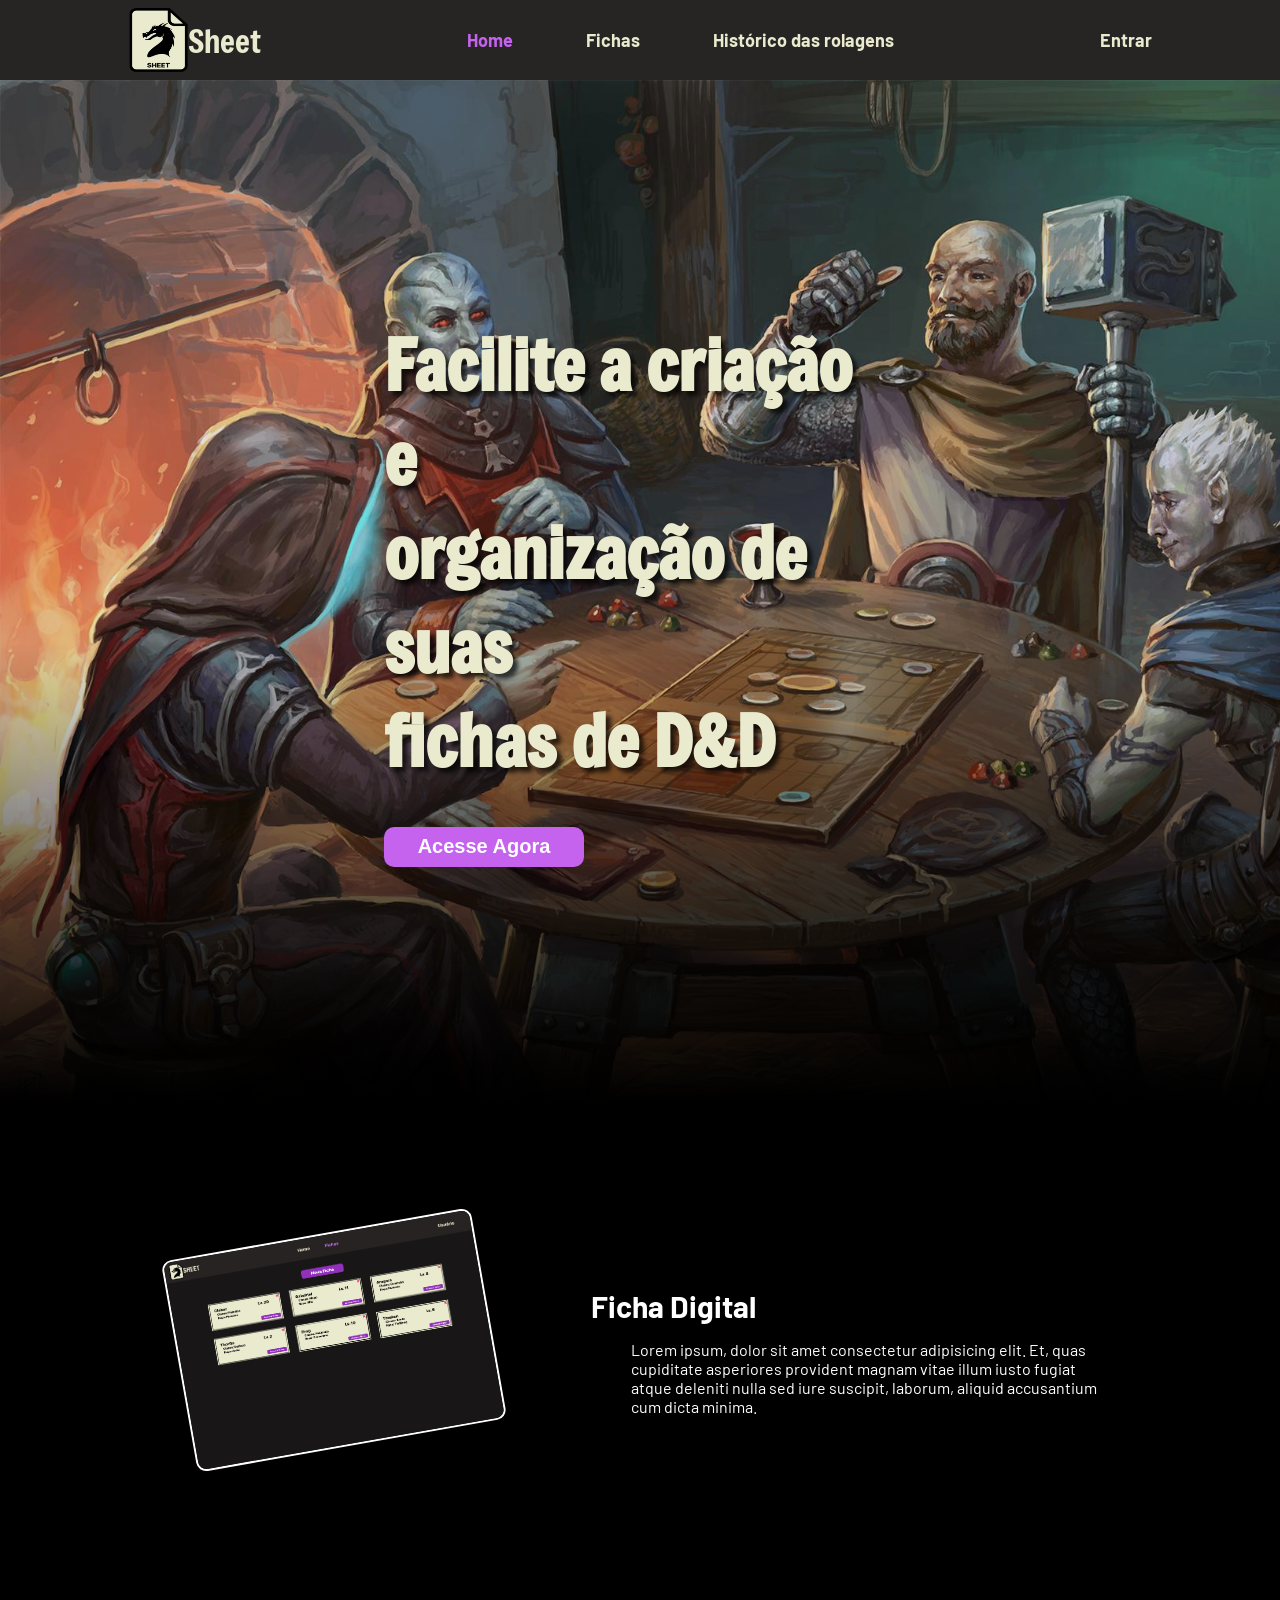
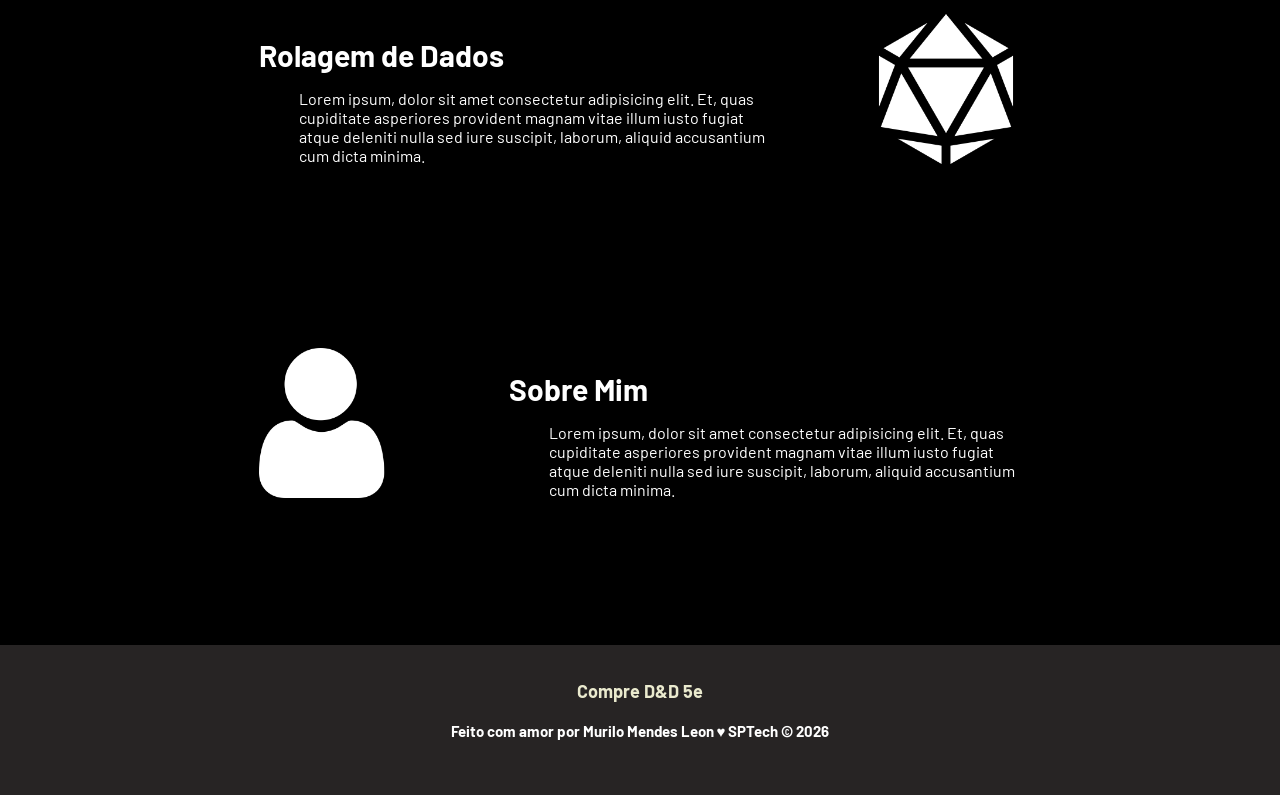
<file: public/index.html>
<!DOCTYPE html>
<html lang="en">

<head>
    <meta charset="UTF-8">
    <meta http-equiv="X-UA-Compatible" content="IE=edge">
    <meta name="viewport" content="width=device-width, initial-scale=1.0">

    <title>Dragon's Sheet | Página Inicial</title>

    <script src="./js/sessao.js"></script>

    <link rel="stylesheet" href="./css/estilo.css">
    <link rel="icon" href="./assets/icon/logo.ico">
    <link rel="preconnect" href="https://fonts.gstatic.com">
</head>

<body>
    <div class="header">
    <div class="container">
      <div class="imagem">
        <img src="./assets/imgs/logo.png" alt="">
        <h1 class="titulo">Sheet</h1>
      </div>
      <ul class="navbar">
        <li>
          <a href="index.html"><span class="agora">Home</span></a>
        </li>
        <li>
          <a href="fichas.html">Fichas</a>
        </li>
        <li>
          <a href="historico.html">Histórico das rolagens</a>
        </li>
        </ul>
      <ul class="navbar-entrar">
        <li>
          <a href="login.html">Entrar</a>
        </li>
      </ul>
    </div>
  
    <div class="banner">
      <div class="container">
        <p>Facilite a criação e <br>organização de suas <br>fichas de D&D</p>
          <button>Acesse Agora</button>
      </div>
    </div>
  
    <div class="social">
      <div class="container">
        <div class="boxes">
          <div class="box">
            <img src="assets/imgs/imagemFicha.png" id="imagemFicha">
            <div class="textoHome">
              <h4>Ficha Digital</h4>
              <p>Lorem ipsum, dolor sit amet consectetur adipisicing elit. Et, quas cupiditate asperiores provident magnam
                vitae illum iusto fugiat atque deleniti nulla sed iure suscipit, laborum, aliquid accusantium cum dicta
                minima.</p>
            </div>
          </div>
          <div class="box">
            <div class="textoHome">
              <h4>Rolagem de Dados</h4>
              <p>Lorem ipsum, dolor sit amet consectetur adipisicing elit. Et, quas cupiditate asperiores provident magnam
                vitae illum iusto fugiat atque deleniti nulla sed iure suscipit, laborum, aliquid accusantium cum dicta
                minima.</p>
              </div>
              <img src="assets/imgs/d20_white.png">
          </div>
          <div class="box">
            <img src="assets/imgs/user.png">
            <div class="textoHome">
              <h4>Sobre Mim</h4>
              <p>Lorem ipsum, dolor sit amet consectetur adipisicing elit. Et, quas cupiditate asperiores provident magnam
                vitae illum iusto fugiat atque deleniti nulla sed iure suscipit, laborum, aliquid accusantium cum dicta
                minima.</p>
            </div>
          </div>
        </div>
      </div>
    </div>
  
    <div class="footer">
      <div class="container">
        <a href="https://www.amazon.com.br/Dungeons-Dragons-Players-Handbook-Portugu%C3%AAs/dp/B085S6W8PZ/ref=sr_1_6?dib=eyJ2IjoiMSJ9.[base64].nKdBVu2We4MwsTX165XNc-_ajfqeeiryx7cQNpn0oSg&dib_tag=se&keywords=dnd+5e+portugues&qid=1778955125&sr=8-6">Compre D&D 5e</a>
        <h4>Feito com amor por Murilo Mendes Leon &hearts; SPTech &copy; 2026</h4>
      </div>
    </div>
  </body>

</html>
</file>
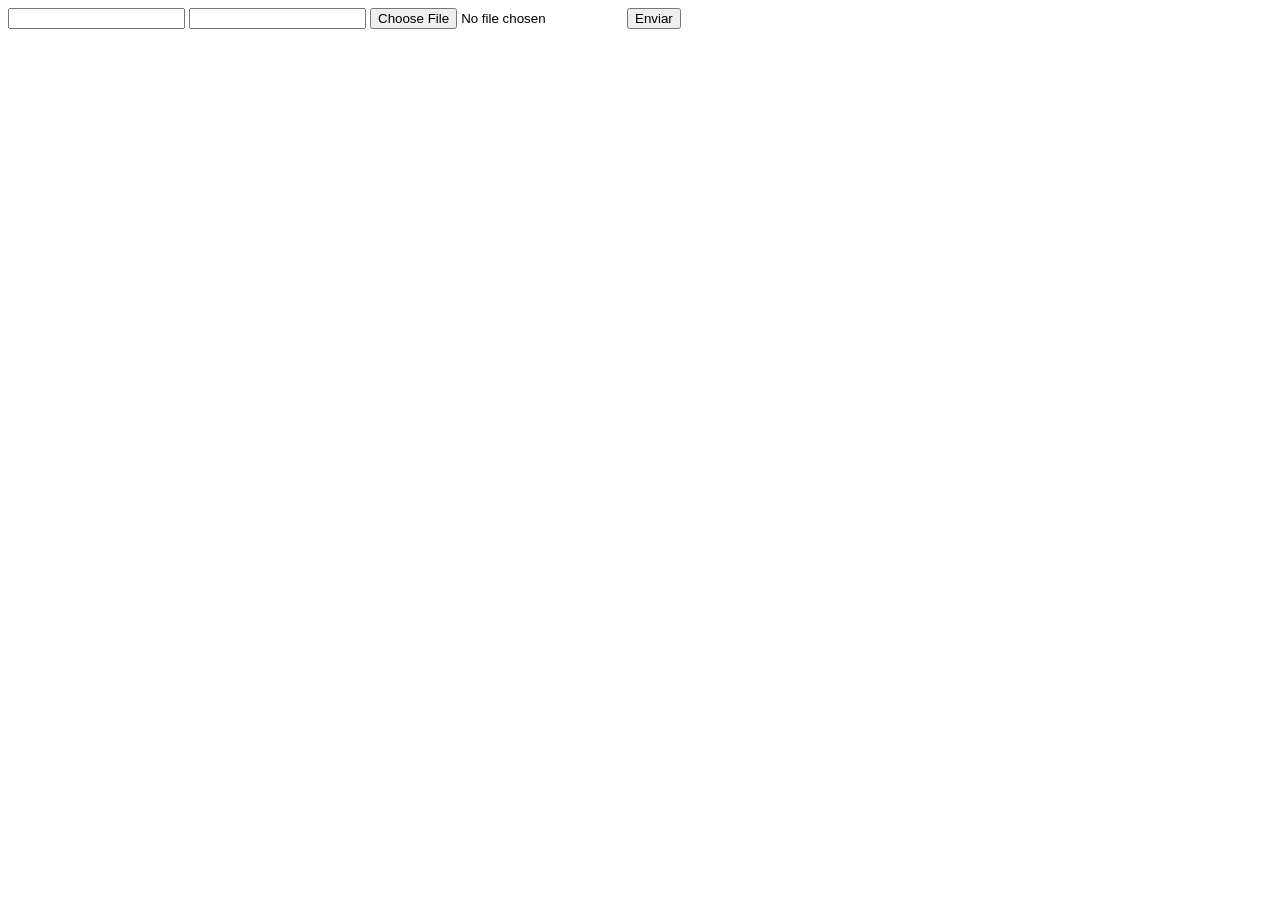
<file: DOCUMENTOS_DE_APOIO/exemplo_de_upload_de_arquivo/public/index.html>
<!DOCTYPE html>
<html lang="en">

<head>
  <meta charset="UTF-8">
  <meta http-equiv="X-UA-Compatible" content="IE=edge">
  <meta name="viewport" content="width=device-width, initial-scale=1.0">
  <title>Upload</title>
</head>

<body>

  <div>
    <input name="nome" id="nome" type="text" />
    <input name="email" id="email" type="url" />
    <input name="foto" id="foto" type="file" />
    <button onclick="enviar()">Enviar</button>
  </div>

  <div id="container"></div>
</body>

</html>

<script>
  function enviar() {
    const formData = new FormData();
    formData.append('foto', foto.files[0])
    formData.append('nome', nome.value)
    formData.append('email', email.value)

    fetch("/usuarios/cadastro", {
      method: "POST",
      body: formData
    })
      .then(res => {
        window.location = "./perfil.html"
      })
      .catch(err => {
        console.log(err);
      })
  }
</script>
</file>
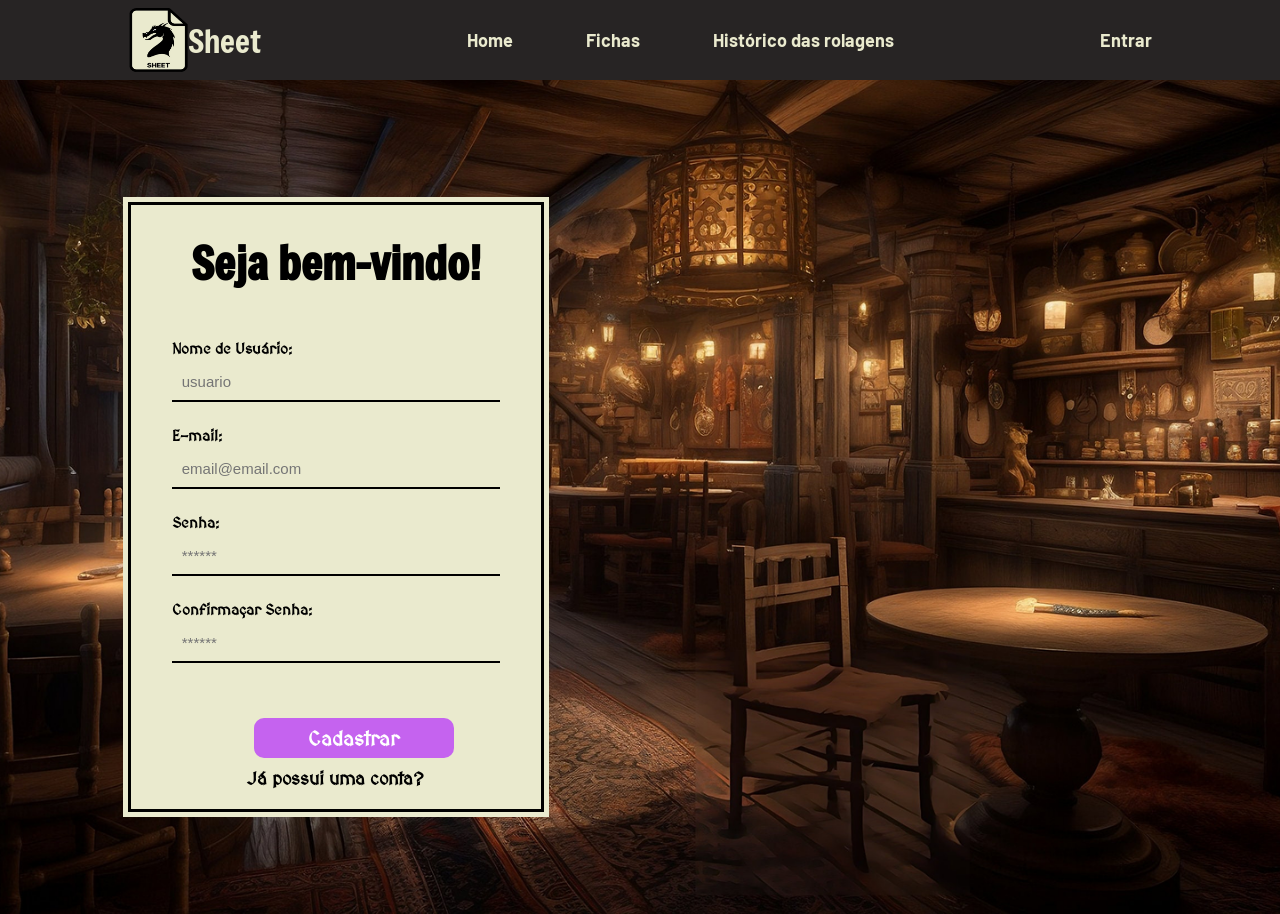
<file: public/cadastro.html>
<!DOCTYPE html>
<html lang="pt-br">

<head>
  <meta charset="UTF-8" />
  <meta http-equiv="X-UA-Compatible" content="IE=edge" />
  <meta name="viewport" content="width=device-width, initial-scale=1.0" />

  <title>Dragon's Sheet | Cadastro</title>

  <script src="./js/sessao.js"></script>

  <link rel="stylesheet" href="./css/estilo.css" />
  <link rel="icon" href="./assets/icon/logo.ico" />
  <link rel="preconnect" href="https://fonts.gstatic.com" />
</head>

<body>
    <div class="header">
    <div class="container">
      <div class="imagem">
        <img src="./assets/imgs/logo.png" alt="">
        <h1 class="titulo">Sheet</h1>
      </div>
      <ul class="navbar">
        <li>
          <a href="index.html">Home</a>
        </li>
        <li>
          <a href="fichas.html">Fichas</a>
        </li>
        <li>
          <a href="historico.html">Histórico das rolagens</a>
        </li>
        </ul>
      <ul class="navbar-entrar">
        <li>
          <a href="login.html">Entrar</a>
        </li>
      </ul>
    </div>

  <div class="login">
    <div class="alerta_erro">
      <div class="card_erro" id="cardErro">
        <span id="mensagem_erro"></span>
      </div>
    </div>
    <div class="container">
      <div class="card card-cadastro">
        <h2>Seja bem-vindo!</h2>
        <div class="formulario">
          <div class="campo">
            <span>Nome de Usuário:</span>
            <input id="nome_input" type="text" placeholder="usuario" />
          </div>
          <div class="campo">
            <span>E-mail:</span>
            <input id="email_input" type="text" placeholder="email@email.com" />
          </div>
          <div class="campo">
            <span>Senha:</span>
            <input id="senha_input" type="password" placeholder="******" />
          </div>
          <div class="campo">
            <span>Confirmaçar Senha:</span>
            <input id="confirmacao_senha_input" type="password" placeholder="******" />
          </div>
          <button class="botao" onclick='cadastrar()'>Cadastrar</button>
          <a href="login.html">Já possui uma conta?</a>
        </div>
        <div id="div_aguardar" class="loading-div">
          <img src="./assets/circle-loading.gif" id="loading-gif" />
        </div>

        <div id="div_erros_login"></div>
      </div>
    </div>
  </div>
</body>

</html>

<script>

  function cadastrar() {
    aguardar();
    
    var nomeVar = nome_input.value;
    var emailVar = email_input.value;
    var senhaVar = senha_input.value;
    var confirmacaoSenhaVar = confirmacao_senha_input.value;

    if(nomeVar.length <= 1){
      console.log('nome')
      cardErro.style.display = "block";
      mensagem_erro.innerHTML = `O nome deve conter pelo menos dois caracteres`
      finalizarAguardar();
      return;
    } else if(!emailVar.includes('@') || !emailVar.includes('.')){
      cardErro.style.display = "block";
      console.log('email')
      mensagem_erro.innerHTML = `Coloque o email corretamente`
      finalizarAguardar();
      return;
    } else if(senhaVar.length < 6){
      cardErro.style.display = "block";
      console.log('senha')
      mensagem_erro.innerHTML = `A senha deve conter pelo menos seis caracteres`
      finalizarAguardar();
      return;
    } else if(senhaVar != confirmacaoSenhaVar){
      cardErro.style.display = "block";
      console.log('confirmar senha')
      mensagem_erro.innerHTML = `Erro ao confirmar senha`
      finalizarAguardar();
      return;
    }

if (nomeVar == "" || emailVar == "" || senhaVar == "" || confirmacaoSenhaVar == "" ) {
      cardErro.style.display = "block";
      mensagem_erro.innerHTML = "(Mensagem de erro para todos os campos em branco)";
      finalizarAguardar();
      return false;
    } else {
      setInterval(sumirMensagem, 5000);
    }

    // Enviando o valor da nova input
    fetch("/usuarios/cadastrar", {
      method: "POST",
      headers: {
        "Content-Type": "application/json",
      },
      body: JSON.stringify({
        // crie um atributo que recebe o valor recuperado aqui
        // Agora vá para o arquivo routes/usuario.js
        nomeServer: nomeVar,
        emailServer: emailVar,
        senhaServer: senhaVar
      }),
    })
      .then(function (resposta) {
        console.log("resposta: ", resposta);

        if (resposta.ok) {
          cardErro.style.display = "block";

          mensagem_erro.innerHTML =
            "Cadastro realizado com sucesso! Redirecionando para tela de Login...";

          setTimeout(() => {
            window.location = "login.html";
          }, "2000");

          limparFormulario();
          finalizarAguardar();
        } else {
          throw "Houve um erro ao tentar realizar o cadastro!";
        }
      })
      .catch(function (resposta) {
        console.log(`#ERRO: ${resposta}`);
        finalizarAguardar();
      });

    return false;
  }

  function sumirMensagem() {
    cardErro.style.display = "none";
  }
</script>
</file>
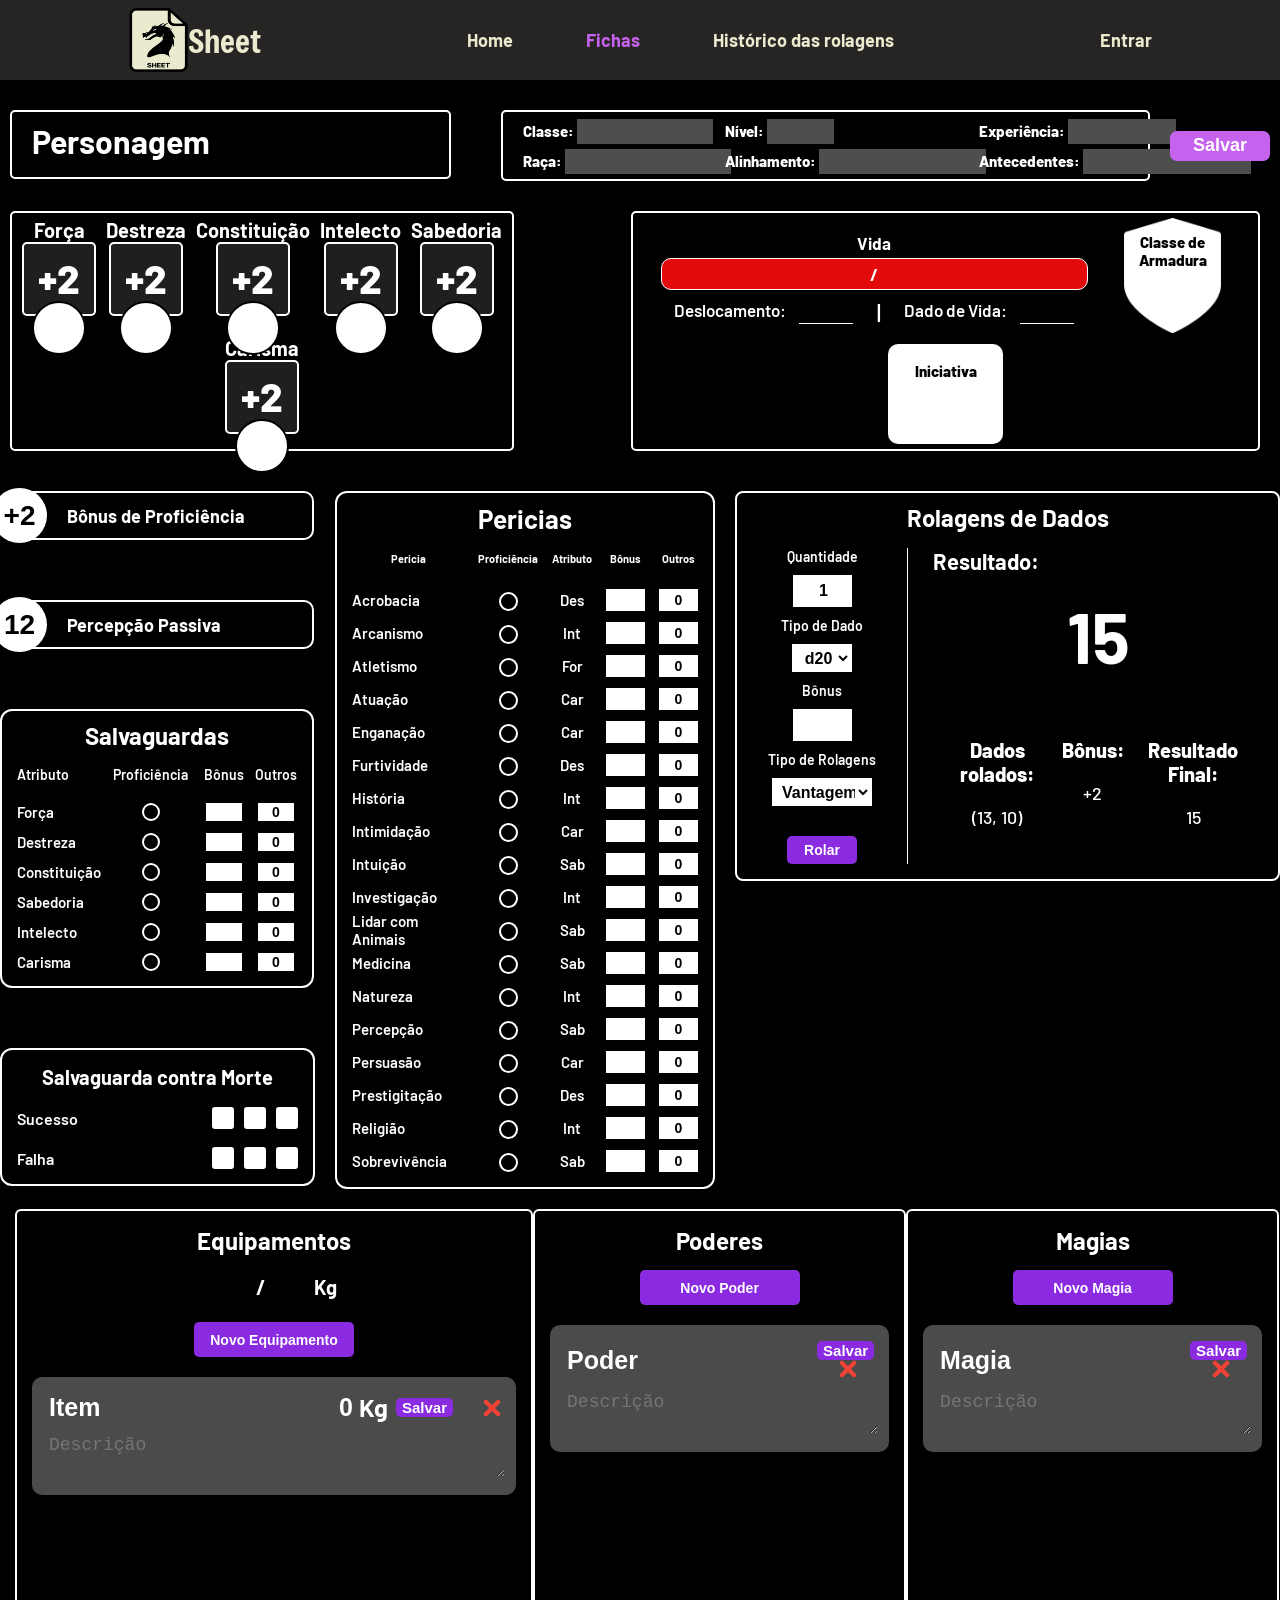
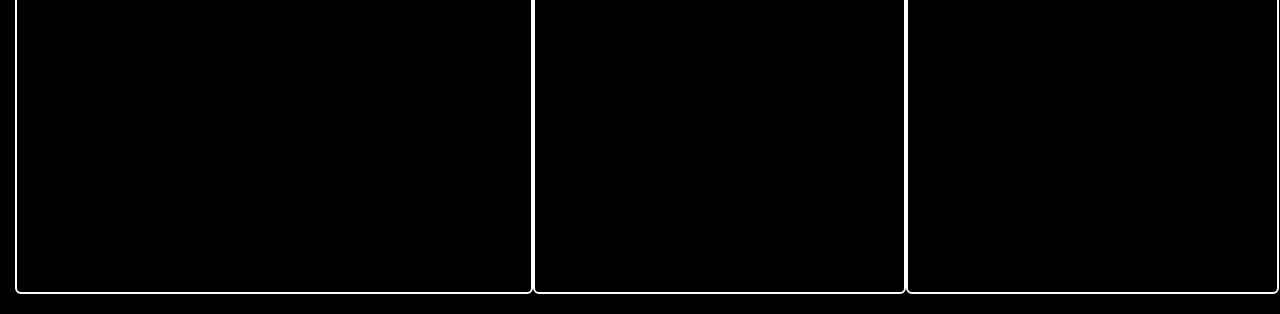
<file: public/ficha_personagem.html>
<!DOCTYPE html>
<html lang="en">
<head>
    <meta charset="UTF-8">
    <meta name="viewport" content="width=device-width, initial-scale=1.0">
  <title>Dragon's Sheet | Ficha</title>

  <script src="./js/sessao.js"></script>

  <link rel="stylesheet" href="./css/estilo.css" />
  <link rel="stylesheet" href="./css/ficha.css" />
  <link rel="icon" href="./assets/icon/logo.ico" />
  <link rel="preconnect" href="https://fonts.gstatic.com" />
</head>
<body>

  <div class="header">
    <div class="container">
      <div class="imagem">
        <img src="./assets/imgs/logo.png" alt="">
        <h1 class="titulo">Sheet</h1>
      </div>
      <ul class="navbar">
        <li>
          <a href="index.html">Home</a>
        </li>
        <li>
          <a href="fichas.html"><span class="agora">Fichas</span></a>
        </li>
        <li>
          <a href="historico.html">Histórico das rolagens</a>
        </li>
        </ul>
      <ul class="navbar-entrar">
        <li>
          <a href="login.html">Entrar</a>
        </li>
      </ul>
    </div>
  </div>

<div class="headerFicha">
    <div class="personagem">
        <h1>Personagem</h1>
    </div>

    <div class="cardCaracteristicas">
      <div class="caracteristicas">
        <p>Classe:</p>
        <input type="text" name="" id="ipt_classe" class="tamanhoClasse">
      </div>
        <div class="caracteristicas">
          <p>Raça:</p>
        <input type="text" name="" id="ipt_raca" class="tamanhoRaca">
        </div>
      <div class="caracteristicas">
        <p>Nível:</p>
        <input type="text" name="" id="ipt_nivel" class="tamanhoNivel">
      </div>
      <div class="caracteristicas">
        <p>Alinhamento:</p>
        <input type="text" name="" id="ipt_alinhamento" class="tamanhoRaca">
      </div>
      <div class="caracteristicas">
        <p>Experiência:</p>
        <input type="text" name="" id="ipt_exp" class="tamanhoExp">
      </div>
      <div class="caracteristicas">
        <p>Antecedentes:</p>
        <input type="text" name="" id="ipt_antecedente" class="tamanhoRaca">
      </div>
    </div>

    <div class="salvar">
      <button class="btnSalvar">Salvar</button>
    </div>
</div>

<div class="atributoVida">
    <div class="atributos">
      <div class="atributoBonus">
        <p>Força</p>
        <div class="bonus">
          <p>+2</p>
        </div>
        <div class="valor">
          <input type="text" name="" id="ipt_valorFor">
        </div>
      </div>

       <div class="atributoBonus">
        <p>Destreza</p>
        <div class="bonus">
          <p>+2</p>
        </div>
        <div class="valor">
          <input type="text" name="" id="ipt_valorFor">
        </div>
      </div>

       <div class="atributoBonus">
        <p>Constituição</p>
        <div class="bonus">
          <p>+2</p>
        </div>
        <div class="valor">
          <input type="text" name="" id="ipt_valorFor">
        </div>
      </div>

       <div class="atributoBonus">
        <p>Intelecto</p>
        <div class="bonus">
          <p>+2</p>
        </div>
        <div class="valor">
          <input type="text" name="" id="ipt_valorFor">
        </div>
      </div>

      <div class="atributoBonus">
        <p>Sabedoria</p>
        <div class="bonus">
          <p>+2</p>
        </div>
        <div class="valor">
          <input type="text" name="" id="ipt_valorFor">
        </div>
      </div>

      <div class="atributoBonus">
        <p>Carisma</p>
        <div class="bonus">
          <p>+2</p>
        </div>
        <div class="valor">
          <input type="text" name="" id="ipt_valorFor">
        </div>
      </div>
    </div>

    <div class="cardVida">
      <div class="blocoVidaDeslocamento">
        <div class="vida">
          <p>Vida</p>
          <div class="barraVida">
            <input type="text" name="" id="ipt_vidaAtual">
            <p>/</p>
            <input type="text" name="" id="ipt_vidaMaxima">
          </div>
        </div>
        <div class="deslocamentoDVida">
            <p>Deslocamento:</p>
            <input type="text" name="" id="ipt_deslocamento">
            <span>|</span>
            <p>Dado de Vida:</p>
            <input type="text" id="ipt_dadoVida">
        </div>
      </div>

      <div class="armadura">
        <p>Classe de Armadura</p>
        <input type="text" name="" id="ipt_armadura">
      </div>
      <div class="iniciativa">
        <p>Iniciativa</p>
        <input type="text" name="" id="ipt_iniciativa">
      </div>
    </div>
</div>
<div class="containerElementos">

  <div class="canto-esquerdo">
    
    <div class="bonusProficiencia">
      <div class="circuloBonus">
        <input type="text" value="+2">
      </div>
      
      <p>Bônus de Proficiência</p>
    </div>
    
    <div class="percepcaoPassiva">
      <div class="circuloPercepcao">
        <input type="text" value="12">
      </div>
      
      <p>Percepção Passiva</p>
    </div>
    
    <div class="salvaguardas">
      <h3>Salvaguardas</h3>
      
      <div class="colunaAtributos">
        <span class="tituloColuna">Atributo</span>
        <p>Força</p>
        <p>Destreza</p>
        <p>Constituição</p>
        <p>Sabedoria</p>
        <p>Intelecto</p>
        <p>Carisma</p>
      </div>
      <div class="colunaProficiencia">
        <span class="tituloColuna">Proficiência</span>
        <div class="checkbox"></div>
        <div class="checkbox"></div>
        <div class="checkbox"></div>
        <div class="checkbox"></div>
        <div class="checkbox"></div>
        <div class="checkbox"></div>
      </div>
      
      <div class="colunaBonus">
        <span class="tituloColuna">Bônus</span>
        <input type="text">
        <input type="text">
        <input type="text">
        <input type="text">
        <input type="text">
        <input type="text">
      </div>

      <div class="colunaOutros">
        <span class="tituloColuna">Outros</span>
        <input type="text" value="0">
        <input type="text" value="0">
        <input type="text" value="0">
        <input type="text" value="0">
        <input type="text" value="0">
        <input type="text" value="0">
      </div>
    </div>

    <div class="salvaguardasMorte">
      <h3>Salvaguarda contra Morte</h3>
      <div class="sucesso">
        <p>Sucesso</p>
        <div class="conteinerCheckbox">
          <div class="checkboxMorte"></div>
          <div class="checkboxMorte"></div>
          <div class="checkboxMorte"></div>
        </div>
      </div>
      <div class="falha">
        <p>Falha</p>
        <div class="conteinerCheckbox">
          <div class="checkboxMorte"></div>
          <div class="checkboxMorte"></div>
          <div class="checkboxMorte"></div>
        </div>
      </div>
    </div>
  </div>
    <div class="pericias">
      <h3>Pericias</h3>
      
      <div class="colunaPericia">
        <span class="tituloColunaPericia">Pericia</span>
        <p>Acrobacia</p>
        <p>Arcanismo</p>
        <p>Atletismo</p>
        <p>Atuação</p>
        <p>Enganação</p>
        <p>Furtividade</p>
        <p>História</p>
        <p>Intimidação</p>
        <p>Intuição</p>
        <p>Investigação</p>
        <p>Lidar com Animais</p>
        <p>Medicina</p>
        <p>Natureza</p>
        <p>Percepção</p>
        <p>Persuasão</p>
        <p>Prestigitação</p>
        <p>Religião</p>
        <p>Sobrevivência</p>
      </div>
      <div class="colunaProficienciaPericia">
        <span class="tituloColunaPericia">Proficiência</span>
        <div class="checkboxPericia"></div>
        <div class="checkboxPericia"></div>
        <div class="checkboxPericia"></div>
        <div class="checkboxPericia"></div>
        <div class="checkboxPericia"></div>
        <div class="checkboxPericia"></div>
        <div class="checkboxPericia"></div>
        <div class="checkboxPericia"></div>
        <div class="checkboxPericia"></div>
        <div class="checkboxPericia"></div>
        <div class="checkboxPericia"></div>
        <div class="checkboxPericia"></div>
        <div class="checkboxPericia"></div>
        <div class="checkboxPericia"></div>
        <div class="checkboxPericia"></div>
        <div class="checkboxPericia"></div>
        <div class="checkboxPericia"></div>
        <div class="checkboxPericia"></div>
      </div>
      <div class="colunaAtributoPericia">
        <span class="tituloColunaPericia">Atributo</span>
        <p>Des</p>
        <p>Int</p>
        <p>For</p>
        <p>Car</p>
        <p>Car</p>
        <p>Des</p>
        <p>Int</p>
        <p>Car</p>
        <p>Sab</p>
        <p>Int</p>
        <p>Sab</p>
        <p>Sab</p>
        <p>Int</p>
        <p>Sab</p>
        <p>Car</p>
        <p>Des</p>
        <p>Int</p>
        <p>Sab</p>
      </div>
      
      <div class="colunaBonusPericia">
        <span class="tituloColunaPericia">Bônus</span>
        <input type="text">
        <input type="text">
        <input type="text">
        <input type="text">
        <input type="text">
        <input type="text">
        <input type="text">
        <input type="text">
        <input type="text">
        <input type="text">
        <input type="text">
        <input type="text">
        <input type="text">
        <input type="text">
        <input type="text">
        <input type="text">
        <input type="text">
        <input type="text">
      </div>

      <div class="colunaOutrosPericia">
        <span class="tituloColunaPericia">Outros</span>
        <input type="text" value="0">
        <input type="text" value="0">
        <input type="text" value="0">
        <input type="text" value="0">
        <input type="text" value="0">
        <input type="text" value="0">
        <input type="text" value="0">
        <input type="text" value="0">
        <input type="text" value="0">
        <input type="text" value="0">
        <input type="text" value="0">
        <input type="text" value="0">
        <input type="text" value="0">
        <input type="text" value="0">
        <input type="text" value="0">
        <input type="text" value="0">
        <input type="text" value="0">
        <input type="text" value="0">
      </div>
    </div>

    <div class="rolagens">
      <h3>Rolagens de Dados</h3>
      <div class="selecao">
          <p>Quantidade</p>
          <input type="text" value="1">
          <p>Tipo de Dado</p>
          <select id="tipoDado">
            <option value="d20">d20</option>
            <option value="d12">d12</option>
            <option value="d10">d10</option>
            <option value="d8">d8</option>
            <option value="d6">d6</option>
            <option value="d4">d4</option>
          </select>
          <p>Bônus</p>
          <input type="text">
          <p>Tipo de Rolagens</p>
          <select id="tipoRolagem">
            <option value="vantagem">Vantagem</option>
            <option value="desvatagem">Desvantagem</option>
            <option value="soma">Soma</option>
          </select>
          <button>Rolar</button>
      </div>
      <div class="resultado">
        <h2>Resultado:</h2>
        <p>15</p>
        <div class="detalheResultado">
            <div>
              <p class="legenda">Dados rolados:</p>
              <p>(13, 10)</p>
            </div>
            <div>
              <p class="legenda">Bônus:</p>
              <p>+2</p>
            </div>
            <div>
              <p class="legenda">Resultado Final:</p>
              <p>15</p>
            </div>
        </div>
      </div>
      </div>
      </div>
<div class="listaPoderesItens">
      <div class="containerEquipamentos">
        <h3>Equipamentos</h3>
        <div class="carga_maxima">
          <input type="text" id="ipt_pesoAtual">
          <p>/</p>
          <input type="text" id="ipt_pesoMaximo">
          <p>Kg</p>
        </div>
        <button class="btnEquipamento">Novo Equipamento</button>
        <div class="containerItens">
          <div class="item">
            <div class="headerItens">
              <input type="text" id="ipt_nomeItem" value="Item" placeholder="Item">
              <div class="peso">
              <input type="text" id="ipt_pesoItem" value="0" placeholder="Peso">
              <p>Kg</p>
            </div>
            <button>Salvar</button>
            <button id="btnExcluir"></button>
            </div>
            <textarea type="text" id="ipt_descricaoItem" placeholder="Descrição"></textarea>
          </div>
        </div>
      </div>

      <div class="containerPoderes">
        <h3>Poderes</h3>
        <button class="btnPoder">Novo Poder</button>
        <div class="containerPoder">
          <div class="poder">
            <div class="headerPoder">
            <input type="text" id="ipt_nomePoder" value="Poder" placeholder="Poder">
            <div>
              <button>Salvar</button>
              <button id="btnExcluir"></button>
            </div>
            </div>
            <textarea type="text" id="ipt_descricaoPoder" placeholder="Descrição"></textarea>
          </div>
        </div>
      </div>

      <div class="containerMagias">
        <h3>Magias</h3>
        <button class="btnMagia">Novo Magia</button>
        <div class="containerMagia">
          <div class="magia">
            <div class="headerMagia">
            <input type="text" id="ipt_nomeMagia" value="Magia" placeholder="Magia">
            <div>
              <button>Salvar</button>
              <button id="btnExcluir"></button>
            </div>
            </div>
            <textarea type="text" id="ipt_descricaoMagia" placeholder="Descrição"></textarea>
          </div>
        </div>
      </div>
</div>
</body>
</html>
</file>
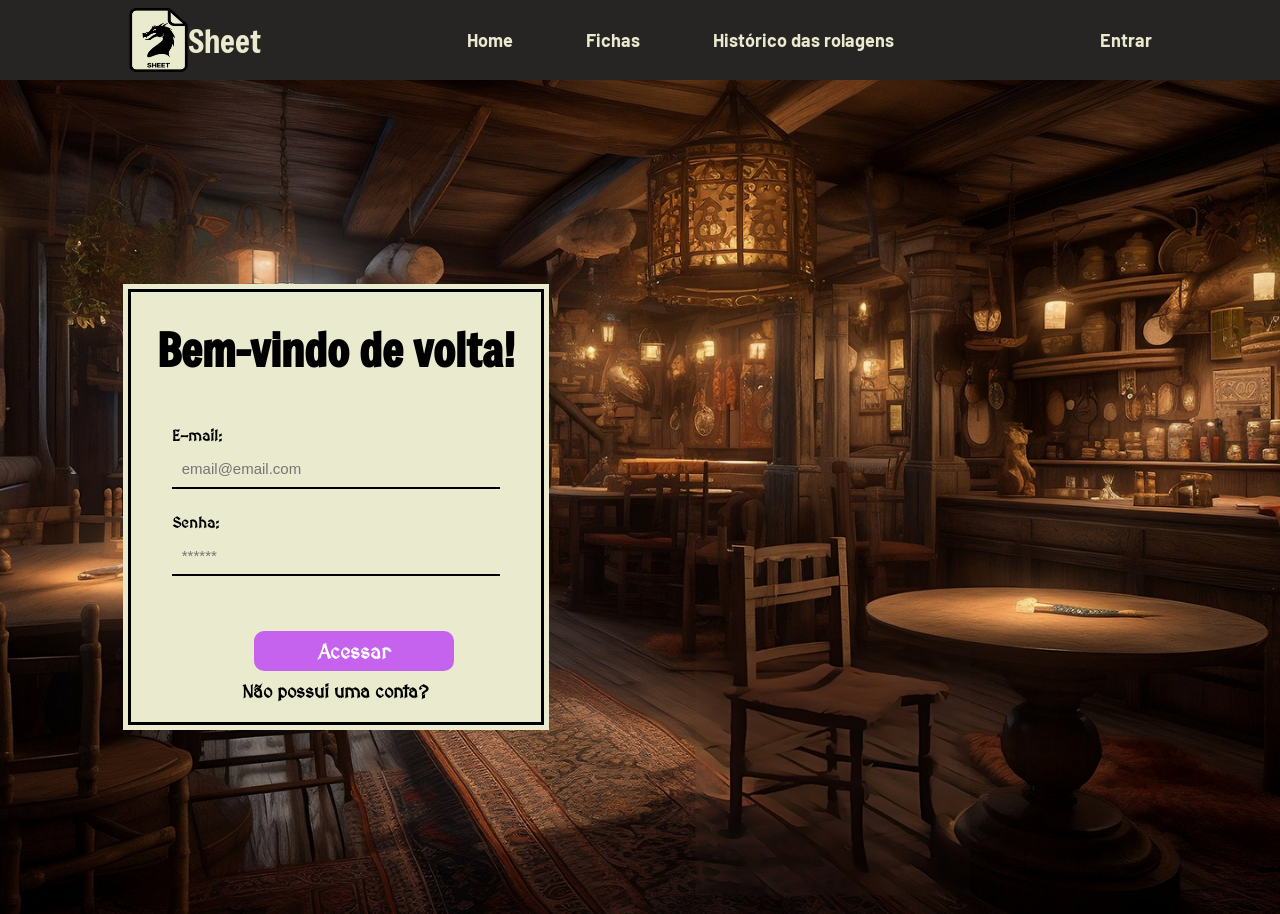
<file: public/login.html>
<!DOCTYPE html>
<html lang="pt-br">

<head>
    <meta charset="UTF-8">
    <meta http-equiv="X-UA-Compatible" content="IE=edge">
    <meta name="viewport" content="width=device-width, initial-scale=1.0">

    <title>Dragon's Sheet | Login</title>

    <script src="./js/sessao.js"></script>

    <link rel="stylesheet" href="./css/estilo.css">
    <link rel="icon" href="./assets/icon/logo.ico">
    <link rel="preconnect" href="https://fonts.gstatic.com">
</head>

<body>

    <!--Header-->

    <div class="header">
    <div class="container">
      <div class="imagem">
        <img src="./assets/imgs/logo.png" alt="">
        <h1 class="titulo">Sheet</h1>
      </div>
      <ul class="navbar">
        <li>
          <a href="index.html">Home</a>
        </li>
        <li>
          <a href="fichas.html">Fichas</a>
        </li>
        <li>
          <a href="historico.html">Histórico das rolagens</a>
        </li>
        </ul>
      <ul class="navbar-entrar">
        <li>
          <a href="login.html">Entrar</a>
        </li>
      </ul>
    </div>

    <div class="login">
        <div class="alerta_erro">
            <div class="card_erro" id="cardErro">
                <span id="mensagem_erro"></span>
            </div>
        </div>
        <div class="container">
            <div class="card card-login">
                <h2><span>Bem-vindo de volta!</span></h2>
                <div class="formulario">
                    <div class="campo">
                        <span>E-mail:</span>
                        <input id="email_input" type="text" placeholder="email@email.com">
                    </div>
                    <div class="campo">
                        <span>Senha:</span>
                        <input id="senha_input" type="password" placeholder="******">
                    </div>
                    <button class="botao" onclick="entrar()">Acessar</button>
                    <a href="cadastro.html">Não possui uma conta?</a>
                </div>
                <div id="div_aguardar" class="loading-div">
                    <img src="./assets/circle-loading.gif" id="loading-gif">
                </div>

                <div id="div_erros_login"></div>
            </div>
        </div>
    </div>
</body>

</html>

<script>


    function entrar() {
        aguardar();

        var emailVar = email_input.value;
        var senhaVar = senha_input.value;

        if (emailVar == "" || senhaVar == "") {
            cardErro.style.display = "block"
            mensagem_erro.innerHTML = "(Mensagem de erro para todos os campos em branco)";
            finalizarAguardar();
            return false;
        }
        else {
            setInterval(sumirMensagem, 5000)
        }

        console.log("FORM LOGIN: ", emailVar);
        console.log("FORM SENHA: ", senhaVar);

        fetch("/usuarios/autenticar", {
            method: "POST",
            headers: {
                "Content-Type": "application/json"
            },
            body: JSON.stringify({
                emailServer: emailVar,
                senhaServer: senhaVar
            })
        }).then(function (resposta) {
            console.log("ESTOU NO THEN DO entrar()!")

            if (resposta.ok) {
                console.log(resposta);

                resposta.json().then(json => {
                    console.log(json);
                    console.log(JSON.stringify(json));
                    sessionStorage.EMAIL_USUARIO = json.email;
                    sessionStorage.NOME_USUARIO = json.nome;
                    sessionStorage.ID_USUARIO = json.id;
                    /* sessionStorage.FICHAS = JSON.stringify(json.fichas) */

                    setTimeout(function () {
                        window.location = "./fichas.html";
                    }, 1000); // apenas para exibir o loading

                });

            } else {

                console.log("Houve um erro ao tentar realizar o login!");

                resposta.text().then(texto => {
                    console.error(texto);
                    finalizarAguardar(texto);
                });
            }

        }).catch(function (erro) {
            console.log(erro);
        })

        return false;
    }

    function sumirMensagem() {
        cardErro.style.display = "none"
    }

</script>
</file>
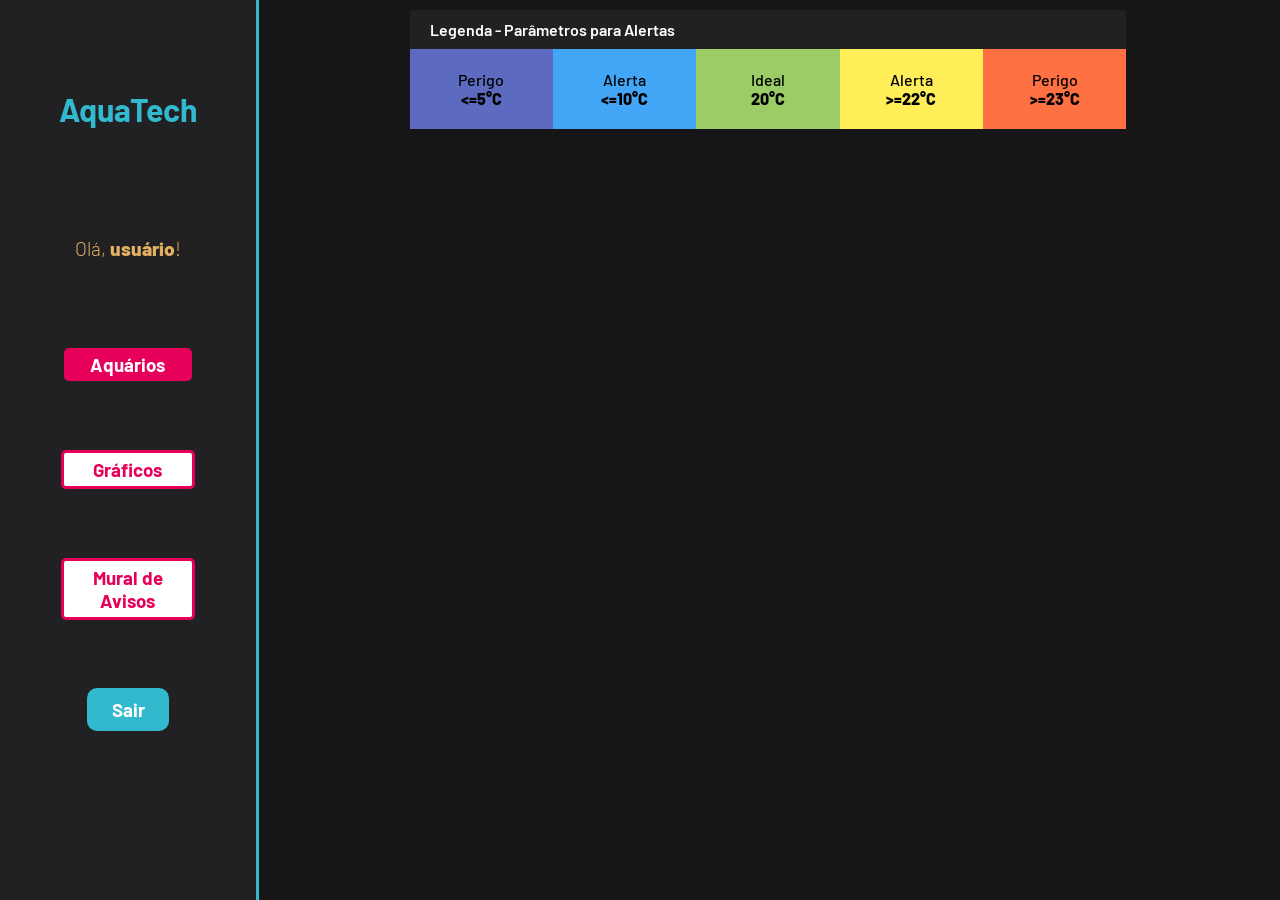
<file: public/dashboard/cards.html>
<!DOCTYPE html>
<html lang="pt-br">

<head>
    <link rel="shortcut icon" href="../assets/icon/favicon2.ico" type="image/x-icon">
    <meta charset="UTF-8">
    <meta http-equiv="X-UA-Compatible" content="IE=edge">
    <meta name="viewport" content="width=device-width, initial-scale=1.0">
    <title>AquaTech | Tempo Real</title>


    <link rel="stylesheet" href="./../css/dashboards.css">
    <link rel="stylesheet" href="./../css/estilo.css" />

    <script src="../js/sessao.js"></script>
    <script src="../js/alerta.js"></script>
    <link rel="preconnect" href="https://fonts.gstatic.com">
    <link
        href="https://fonts.googleapis.com/css2?family=Exo+2:ital,wght@0,100;0,200;0,300;0,400;0,500;0,600;0,700;0,800;0,900;1,100;1,200;1,300;1,400;1,500;1,600;1,700;1,800;1,900&display=swap"
        rel="stylesheet">
</head>
<!--
<body onload="validarSessao(), exibirAquarios(),  atualizacaoPeriodica()">
 -->
<body>
    <div class="janela">

        <div class="header-left dash-header">

            <h1>AquaTech</h1>

            <div class="hello">
                <h3>Olá, <span id="b_usuario">usuário</span>!</h3>
            </div>

            <div class="btn-nav">
                <h3>Aquários</h3>
            </div>

            <div class="btn-nav-white">
                <a href="./dashboard.html">
                    <h3>Gráficos</h3>
                </a>
            </div>

            <div class="btn-nav-white">
                <a href="./mural.html">
                    <h3>Mural de Avisos</h3>
                </a>
            </div>

            <div class="btn-logout" onclick="limparSessao()">
                <h3>Sair</h3>
            </div>

        </div>

        <div class="dash">
            <div id="alerta">
            </div>
            <div class="area-parametros-alerta">
                <p class="titulo-legenda">
                    Legenda - Parâmetros para Alertas
                </p>
                <div class="parametros-alerta">
                    <div class="item-regua perigo-frio">
                        <p>Perigo</p>
                        <p>&lt;=5°C</p>
                    </div>
                    <div class="item-regua alerta-frio">
                        <p>Alerta</p>
                        <p>&lt;=10°C</p>
                    </div>
                    <div class="item-regua ideal">
                        <p>Ideal</p>
                        <p>20°C</p>
                    </div>
                    <div class="item-regua alerta-quente">
                        <p>Alerta</p>
                        <p>&gt;=22°C</p>
                    </div>
                    <div class="item-regua perigo-quente">
                        <p>Perigo</p>
                        <p>&gt;=23°C</p>
                    </div>
                </div>
            </div>

            <div class="cards" id="cardAquarios">

            </div>

        </div>

    </div>

</body>

<script>

    function exibirAquarios() {
        JSON.parse(sessionStorage.AQUARIOS).forEach(item => {
            document.getElementById("cardAquarios").innerHTML += `
                    <div class="card-aquario">
                        <div class="title-aquario">
                            <h1>${item.descricao}</h1>
                        </div>
                        <div class="desc-aquario">
                        <div class="temperatura">
                            <p id="temp_aquario_${item.id}">-°C</p>
                        </div>
                        <div class="cor-alerta" id="card_${item.id}"></div>
                    </div>
                    </div>
                    `
        });
    }

</script>

</html>
</file>
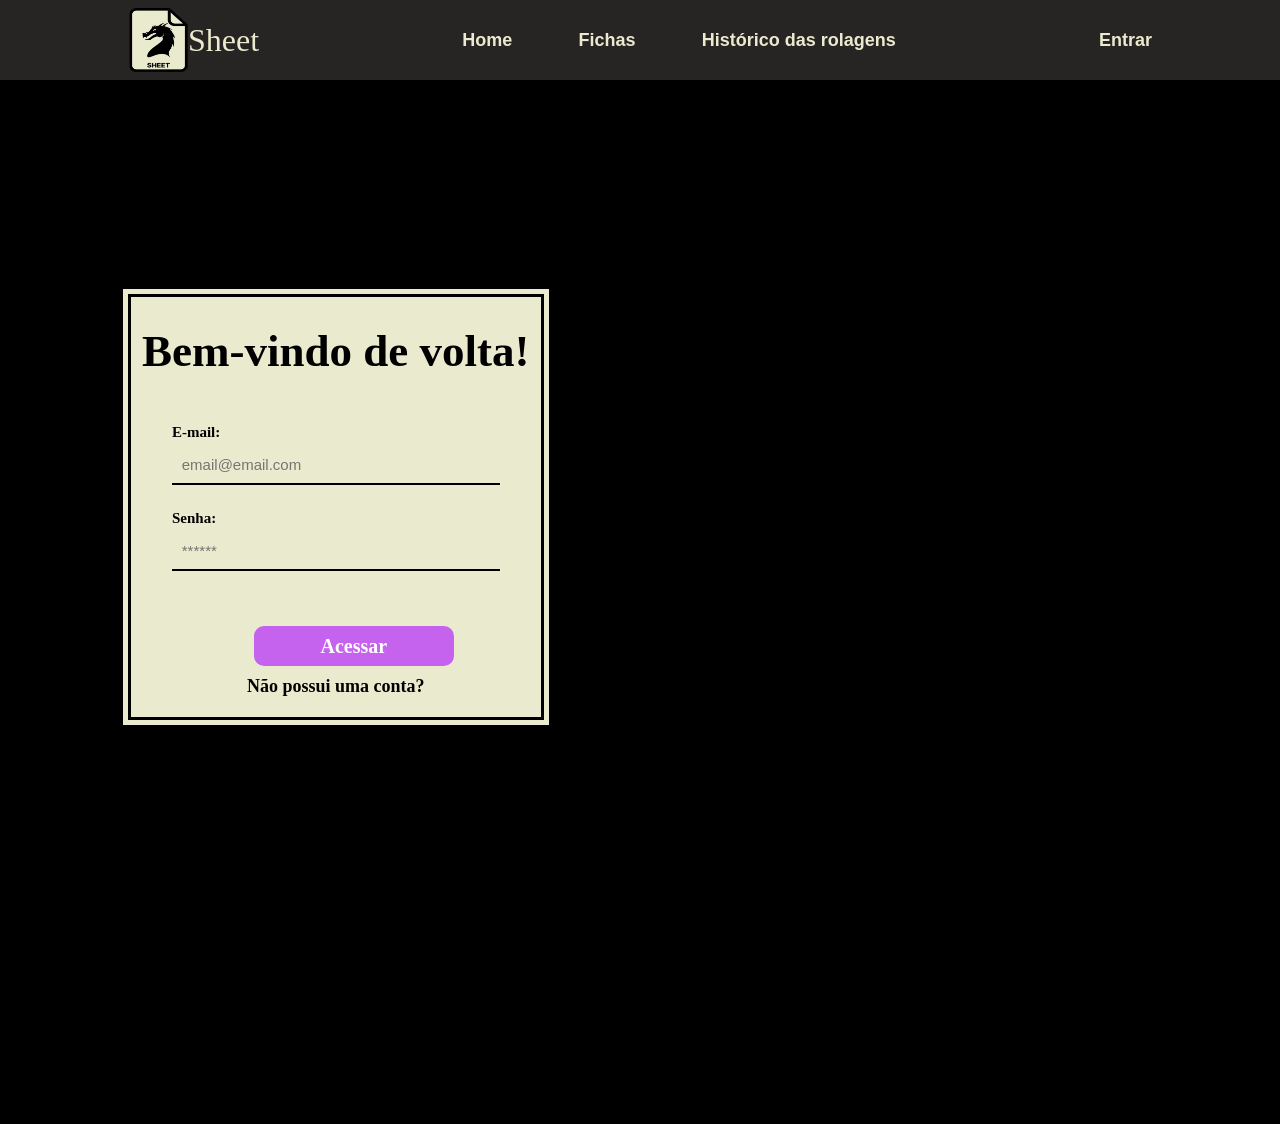
<file: public/dashboard/edicao-aviso.html>
<!DOCTYPE html>
<html lang="pt-br">

<head>
    <link rel="shortcut icon" href="../assets/icon/favicon2.ico" type="image/x-icon">
    <meta charset="UTF-8">
    <meta http-equiv="X-UA-Compatible" content="IE=edge">
    <meta name="viewport" content="width=device-width, initial-scale=1.0">
    <title>AquaTech | Página Inicial</title>

    
    <link rel="stylesheet" href="./../css/dashboards.css">
    <link rel="stylesheet" href="./../css/estilo.css" />
    <script src="../js/sessao.js"></script>

    <link rel="preconnect" href="https://fonts.gstatic.com">
    <link
        href="https://fonts.googleapis.com/css2?family=Exo+2:ital,wght@0,100;0,200;0,300;0,400;0,500;0,600;0,700;0,800;0,900;1,100;1,200;1,300;1,400;1,500;1,600;1,700;1,800;1,900&display=swap"
        rel="stylesheet">
</head>

<body onload="validarSessao(), listarInfosDeUm()" style="background-color: #161618;">
    <!-- <body onload="validarSessao()"> -->

    <div class="janela">


        <div class="header-left">

            <h1>AquaTech</h1>

            <div class="hello">
                <h3>Olá, <span id="b_usuario">usuário</span>!</h3>
            </div>

            <div class="btn-nav-white">
                <a href="cards.html">
                    <h3>Aquários</h3>
                </a>
            </div>

            <div class="btn-nav-white">
                <a href="./dashboard.html">
                    <h3>Gráficos</h3>
                </a>
            </div>

            <div class="btn-nav-white">
                <a href="./mural.html">
                    <h3>Mural de Avisos</h3>
                </a>
            </div>

            <div class="btn-logout" onclick="limparSessao()">
                <h3>Sair</h3>
            </div>

        </div>

        <div class="dash-right">

            <div class="avisos">
                <div class="container">
                    <h1>Editar um aviso</h1>
                    <div class="div-form">
                        <label>
                            ID:
                            <br>
                            <input id="input_id" maxlength="100" type="text" style="color: rgb(196, 196, 196)" disabled>
                        </label>
                        <label>
                            Autor:
                            <br>
                            <input id="input_nome" maxlength="100" type="text" style="color: rgb(196, 196, 196)"
                                disabled>
                        </label>
                        <label>
                            Título:
                            <br>
                            <input id="input_titulo" maxlength="100" type="text" style="color: rgb(196, 196, 196)"
                                disabled>
                        </label>
                        <br>
                        <label>
                            Descrição (máximo de 250 caracteres):
                            <br>
                            <textarea id="textarea_descricao" maxlength="250" rows="5"></textarea>
                        </label>
                        <br>
                        <button onclick="editar()">Editar</button>
                    </div>

                </div>
            </div>
        </div>
    </div>
</body>

</html>

<script>
    function listarInfosDeUm() {
        console.log("Criar função de trazer informações de post escolhido");
    }

    function editar() {
        fetch(`/avisos/editar/${sessionStorage.getItem("ID_POSTAGEM_EDITANDO")}`, {
            method: "PUT",
            headers: {
                "Content-Type": "application/json"
            },
            body: JSON.stringify({
                descricao: textarea_descricao.value
            })
        }).then(function (resposta) {

            if (resposta.ok) {
                window.alert("Post atualizado com sucesso pelo usuario de email: " + sessionStorage.getItem("EMAIL_USUARIO") + "!");
                window.location = "/dashboard/mural.html"
            } else if (resposta.status == 404) {
                window.alert("Deu 404!");
            } else {
                throw ("Houve um erro ao tentar realizar a postagem! Código da resposta: " + resposta.status);
            }
        }).catch(function (resposta) {
            console.log(`#ERRO: ${resposta}`);
        });
    }

</script>
</file>
<file: public/css/estilo.css>
@import url('https://fonts.googleapis.com/css2?family=Barlow:ital,wght@0,100;0,200;0,300;0,400;0,500;0,600;0,700;0,800;0,900;1,100;1,200;1,300;1,400;1,500;1,600;1,700;1,800;1,900&display=swap');
@import url('https://fonts.googleapis.com/css2?family=Freeman&family=MedievalSharp&display=swap');

.freeman-regular {
  font-family: "Freeman", sans-serif;
  font-weight: 400;
  font-style: normal;
}

.medievalsharp-regular {
  font-family: "MedievalSharp", cursive;
  font-weight: 400;
  font-style: normal;
}


body {
  margin: 0;
  padding: 0;
  font-family: 'Barlow', 'Segoe UI', 'Segoe UI', Tahoma, Geneva, Verdana, sans-serif;
  background-color: black;
}

:root {
  --tamanho-header: 80px;
  --tamanho-banner: calc(130vh - var(--tamanho-header) - var(--tamanho-footer) - 2px);
  --tamanho-simulador: calc(100vh - var(--tamanho-header) - var(--tamanho-footer) - 2px);
  --tamanho-login: calc(109vh - var(--tamanho-header) - var(--tamanho-footer) - 2px);
  --tamanho-footer: 65px;
}

.container {
  display: flex;
  width: 80%;
  margin: auto;
}

.header {
  height: var(--tamanho-header);
  background-color: #272424;
  /* border-bottom: 2px solid #32b9cd; */
}

.header img{
  width: 60px;
  height: 65px;
}

.imagem{
  display: flex;
  flex-direction: row;
  align-items: center;
}

.header .container {
  justify-content: space-between;
  align-items: center;
  height: 100%;
}

.header a {
  text-decoration: none;
  color: #EAEACE;
  font-size: 18px;
  font-weight: 700;
}
.header a:hover{
  color: #C563EF;
}

.agora {
  color: #C563EF;
}

.navbar {
  width: 500px;
  display: flex;
  align-items: center;
  justify-content: space-around;
  list-style: none;
  color: #EAEACE;
}

.navbar-entrar {
  list-style: none;
}

.titulo {
  color: #EAEACE;
  width: fit-content;
  font-weight: 500;
}

.header h1 {
  margin: 0;
  font-weight: 500;
  font-family: "Freeman", "sans-serifs";
}

/* BANNER */

.banner {
  height: var(--tamanho-banner);
  color: #EAEACE;
  background-image: linear-gradient(to bottom, rgba(0,0,0,0.1) 55%, rgba(0,0,0) 100%), 
    url('../assets/imgs/banner.jpg');
  background-size: cover;
}

.banner .container {
  display: flex;
  flex-direction: column;
  justify-content: center;
  align-items: center;
  height: 100%;
}

.container button{
  border-radius: 10px;
  background-color: #C563EF;
  height: 40px;
  border: 0;
  margin: 40px 0 0 25%;
  align-self: flex-start;
  width: 200px;
  cursor: pointer;
  color: white;
  font-size: 20px;
  font-weight: 600;
}

.container button:hover{
  background-color: #a247c9;
}


.banner .container p {
  width: 50%;
  margin: 0;
  padding: 0;
  font-weight: 700;
  font-size: 70px;
  font-family: "Freeman", sans-serif;
  text-shadow: 5px 5px 4px rgba(0, 0, 0, 0.7);
}

.banner .container span {
  font-weight: 800;
}

/* MISSÃO VISÃO VALORES */

.social {
  margin-top: 100px;
  background-color: #1f1f1f00;
  display: flex;
  color: white;
}

.social .container {
  justify-content: center;
}

.box img {
  width: 150px;
  height: 150px;
}

#imagemFicha{
  height: 210px;
  width: 310px;
  border: 2px solid white;
  border-radius: 10px;
  transform: rotate(-10deg);
}

.social .container .boxes {
  display: flex;
  flex-direction: column;
  gap: 150px;
  width: 100%;
  padding: 30px 0;
}

.social p {
  text-align: left;
  margin-left: 40px;
}

.social h4{
  font-size: 30px;
  margin-bottom: 10px;
}

.box {
  display: flex;
  flex-direction: row;
  align-items: center;
  justify-content: center;
  gap: 100px;
}

.textoHome{
  width: 50%;
}

/* FOOTER */

.footer {
  margin-top: 100px;
  background-color: #272424;
  height: 150px;
  color: #fff;
  display: flex;
  font-size: 15px;
}

.footer .container {
  display: flex;
  flex-direction: column;
  justify-content: center;
  text-align: center;
}

.footer .container .version {
  font-size: 12px;
}

/* LOGIN */

.login {
  height: var(--tamanho-login);
  background-image: url('../assets/imgs/background-login.png');
  background-size: cover;
  background-position: bottom;
}

.login .container {
  justify-content: left;
  align-items: center;
  height: 100%;
}

.card {
  width: 40%;
  background-color: #EAEACE;
  border: 3px solid black;
  outline: 5px solid #EAEACE;
  display: flex;
  align-items: center;
  justify-content: space-evenly;
  color: rgb(0, 0, 0);
  flex-direction: column;
  height: fit-content;
  padding: 20px 0;
  margin-top: 2%
}

.card h2 {
  font-family: "Freeman";
  margin: 2% 0 9%;
  font-size: 45px;
}


.formulario {
  display: flex;
  height: 90%;
  width: 80%;
  justify-content: space-around;
  flex-direction: column;
}

.formulario span {
  font-size: 15px;
  font-weight: 800;
  margin-top: 5px;
  margin-bottom: 5px;
  font-family: "MedievalSharp", cursive;
}

.formulario input {
  font-size: 15px;
  border: 0px ;
  border-bottom: 2px solid #000000;
  text-align: left;
  margin-bottom: 10px;
  padding: 10px 10px 10px 3%;
  background-color: transparent;
}

.formulario input:focus {
    outline: none; 
}

.formulario select {
  border: 2px solid #32b9cd;
  background-color: white;
  color: gray;
  height: 36px;
  text-align: center;
  border-radius: 10px;
  margin: 0;
}

.campo {
  display: flex;
  flex-direction: column;
  justify-content: start;
  padding: 5px 0;
}

.botao {
  cursor: pointer;
  font-family: "MedievalSharp", cursive;
  border: 3px solid black;
  /* border-style: outset; */
  font-weight: 600;
  font-size: 18px;
  color: #000000;
  background-color: transparent;
  width: 125px;
  height: 35px;
  align-self: center;
  margin-top: 20px;
  margin-bottom: 15px;
}

.card a{
  color: black;
  font-family: "MedievalSharp", cursive;
  margin-top: 10px;
  align-self: center;
}

.loading-div {
  width: 50px;
  display: none;
}

.loading-div img {
  height: 50px;
  width: 50px;
}

#div_erros_login {
  display: none
}

/* FORMULARIO */

.alerta_erro{
  display: flex;
  justify-content: flex-end;
}

.card_erro {
  display: none;
  background-color: #fff;
  color: black;
  width: 230px;
  position: fixed;
  border-radius: 4px;
  border: #ED145B 3px solid;
  padding: 10px;
  margin-right: 10%;
}

.card_erro #mensagem_erro{
  font-weight: 500;
  font-size: 20px;
}

/* .formulario .tipo_campo {
  font-size: 20px;
  font-weight: 600 !important;
}

.formulario {
  display: flex;
  flex-direction: column;
}

input {
  margin-bottom: 10px;
  border: 2px solid #32b9cd;
  padding: 10px;
  text-align: center;
  border-radius: 10px;
}

.btn {
  font-family: "Barlow", sans-serif;
  border: 0;
  border-radius: 5px;
  font-weight: 600;
  font-size: 18px;
  padding: 10px 15px;
  color: white;
  background-color: #ED145B;
  width: 120px;
  align-self: center;
  margin-top: 5px;
}

.loading-div {
  width: 50px;
  margin: auto;
  display: none;
}

.loading-div img {
  height: 50px;
  width: 50px;
}
 */
/* SIMULADOR */

.simulador {
  color: white;
}

.simulador .container {
  flex-direction: column;
  overflow: scroll; 
  height: var(--tamanho-simulador);
}

/* ALERTA */

#alerta {
  position: absolute;
  right: 0;
  bottom: 0;
}

.mensagem-alarme {
  background-color: white;
  border-radius: 5px;
  width: 300px;
  height: 80px;
  margin: 10px;
  padding: 10px 0;
  display: flex;
  justify-content: space-evenly;
  align-items: center;
}

.mensagem-alarme h3 {
  font-size: 14px;
  margin: 0;
}

.mensagem-alarme .informacao {
  width: 66%;
}

.alarme-sino {
  width: 48px;
  height: 48px;
  animation-name: bell;
  animation-duration: 4s;
  background-image: url('https://cdn-icons-png.flaticon.com/512/1157/1157000.png');
  background-size: cover;
  animation-iteration-count: infinite;
}


/* Ficha */
.top_ficha {
  display: flex;
  justify-content: space-evenly;
  padding: 30px;
}

.btn_ficha {
  cursor: pointer;
  font-size: 20px;
  width: 198px;
  height: 41px;
  border-width: 0;
  border-radius: 10px;
  background-color: #9130BB;
  font-weight: 800;
  color: #fff;
}

.card_fichas {
  display: flex;
  align-self: center;
  justify-content: space-evenly;
  flex-wrap: wrap;
}

.card_acessar {
  display: flex;
  flex-direction: column;
  background-color: #EAEACE;
  border: 3px solid black;
  outline: 5px solid #EAEACE;
  width: 400px;
  margin: 30px;
}

.apagarFicha {
  background-image: url("../assets/imgs/close.png");
  background-color: transparent;
  background-size: cover;
  border: 0;
  width: 14px;
  height: 14px;
  cursor: pointer;
  align-self: flex-end;
  margin-right: 5px;
  margin-top: 5px;
}

.titulo_fichas {
  margin: 0 20px 0 5px;
  display: flex;
  justify-content: space-between;
  font-weight: 700;
  font-size: 25px;
  height: 40px;
}

.titulo_fichas p{
  margin: 10px 0 0 0;

}

.descri_fichas {
  display: flex;
  flex-direction: column;
  margin: 10px 25px;
  font-weight: 700;
  font-size: 15px;
}

.descri_fichas p{
  margin: 0;
}

.btn_acessar-ficha {
  align-self: self-end;
  font-size: 15px;
  height: 25px;
  width: 110px;
  margin: 10px;
  border-width: 0;
  border-radius: 5px;
  background-color: #9130BB;
  cursor: pointer;
  font-weight: 700;
  color: #fff;
}

@keyframes bell {
  0%   {transform: rotate(25deg)}
  25%  {transform: rotate(-25deg)}
  50%  {transform: rotate(25deg)}
  75%  {transform: rotate(-25deg)}
  100% {transform: rotate(25deg)}
}
</file>
<file: public/css/ficha.css>
.headerFicha {
  display: flex;
  flex-direction: row;
  margin: 30px 10px 0 10px;
}

.personagem{
  border-color: #fff;
  border-radius: 5px;
  border-width: 2px;
  border-style: solid;
  width: 40%;
  height: 55px;
  padding: 10px 0 0 20px ;
}

.personagem h1{
  color: white;
  margin: 0;  
}

.cardCaracteristicas {
  display: flex;
  flex-direction: column;
  justify-content: baseline;
  flex-wrap: wrap;
  margin-left: 50px;
  margin-right: 20px;
  border-color: #fff;
  border-radius: 5px;
  border-width: 2px;
  border-style: solid;
  width: 60%;
  height: 60px;
  padding: 7px 0 0 20px ;
}

.caracteristicas {
  display: flex;
  justify-content: baseline;
  height: 30px;
}

.caracteristicas p {
  margin: 3px 3px 5px 0;
  color: white;
  font-weight: 800;
  font-size: 15px;
}

.caracteristicas input {
  height: 5px;
  font-size: 15px;
  border-width: 0px;
  text-align: left;
  margin-bottom: 10px;
  padding: 10px 10px 10px 3%;
  background-color: #4e4e4e;
  font-weight: 800;
  color: #fff;
}

.tamanhoClasse{
  width: 120px;
}

.tamanhoRaca{
  width: 150px;
}

.tamanhoNivel{
  width: 50px;
}

.tamanhoExp{
  width: 90px;
}

.caracteristicas input:focus {
    outline: none; 
}

.salvar{
  display: flex;
  justify-content: center;
  flex-direction: column;
}

.btnSalvar {
  cursor: pointer;
  background-color: #C563EF;
  color: white;
  font-weight: 800;
  font-size: 18px;
  border-width: 0;
  height: 30px;
  border-radius: 7px;
  width: 100px;
}

.btnSalvar:hover {
  background-color: #9939c2;
}

.atributoVida {
  display: flex;
  justify-content: space-between;
  flex-direction: row;
  margin: 30px 20px 10px 10px;
}

.atributos {
  display: flex;
  justify-content: space-evenly;
  flex-wrap: wrap;
  border-width: 2px;
  border-color: white;
  border-style: solid;
  border-radius: 5px;
  width: 40%;
  align-items: center;
}

.atributoBonus {
  display: flex;
  flex-direction: column;
  align-items: center;
  margin-top: 5px;
  position: relative;
}

.atributoBonus p {
  color: white;
  font-size: 20px;
  margin: 0;
  font-weight: 700;
  text-align: center;
}

.bonus {
  border-width: 2px;
  border-color: white;
  border-style: solid;
  border-radius: 5px;
  color: #fff;
  background-color: #1F1F1F;
  margin-bottom: 15px;
  width: 70px;
  height: 70px;
}

.bonus p{
  margin: 10px;
  font-size: 40px;
  font-weight: 800;
  text-align: center;
}

.valor {
  display: flex;
  flex-direction: column;
  justify-content: center;
  background-color: white;
  border-radius: 50%;
  width: 50px;
  height: 50px;
  border-color: #000000;
  border-width: 2px;
  border-style: solid;
  position: absolute;
  z-index: 10;
  bottom: -24px;
  left: 50%;
  transform: translateX(-50%);
}
.valor input{
  color: #000000;
  margin: 0;
  text-align: center;
  font-size: 24px;
  font-weight: 700;
  background-color: transparent;
  border: 0;
}

.valor input:focus {
  outline: none;
}

.cardVida {
  display: flex;
  justify-content: space-evenly;
  flex-wrap: wrap;
  border-width: 2px;
  border-color: white;
  border-style: solid;
  border-radius: 5px;
  width: 50%;
  align-items: center;
}

.vida {
  display: flex;
  flex-direction: column;
  align-items: center;
  margin-bottom: 10px;
}

.vida p{
  color: white;
  font-size: 17px;
  margin: 5px 0;
  font-weight: 700;
}

.barraVida {
  display: flex;
  flex-direction: row;
  justify-content: center;
  background-color: #e20a0a;
  border-width: 1px;
  border-style: solid;
  border-color: white;
  border-radius: 10px;
  width: 425px;
}

.barraVida input{
  background-color: transparent;
  border: 0;
  width: 30px;
  text-align: center;
  color: #fff;
  font-size: 17px;
  font-weight: 700;
}

.barraVida input:focus {
  outline: none;
}

.blocoVidaDeslocamento{
  display: flex;
  flex-direction: column;
}

.deslocamentoDVida {
  display: flex;
  flex-direction: row;
  justify-content: space-evenly;
}

.deslocamentoDVida p{
  color: white;
  font-size: 17px;
  font-weight: 600;
  margin: 0;
}

.deslocamentoDVida input {
  background-color: transparent;
  border: 0;
  border-bottom: 1px solid white;
  color: white;
  width: 50px;
  font-size: 17px;
  font-weight: 600;
  text-align: center;
}

.deslocamentoDVida input:focus{
  outline: none;
}

.deslocamentoDVida span{
  color: white;
  font-size: 20px;
  font-weight: 600;
  margin: 0 10px;
}

.armadura{
  background-color: transparent;
  background-image: url("../assets/imgs/escudo.png");
  background-size: cover;
  border: 0;
  border-radius: 10px;
  display: flex;
  flex-direction: column;
  align-items: center;
  justify-content: center;
  width: 115px;
  height: 115px;
}

.armadura p{
  margin: 0 0 5px 0;
  font-size: 15px;
  font-weight: 800;
  text-align: center;
}

.armadura input{
  background-color: transparent;
  border: 0;
  text-align: center;
  font-size: 30px;
  font-weight: 800;
  width: 50px;
  margin-bottom: 8px;
}

.armadura input:focus{
  outline: none;
}

.iniciativa{
  background-color: #fff;
  border: 0;
  border-radius: 10px;
  display: flex;
  flex-direction: column;
  align-items: center;
  justify-content: center;
  width: 115px;
  height: 100px;
}

.iniciativa p{
  margin: 0 0 10px 0;
  font-size: 15px;
  font-weight: 800;
  text-align: center;
}

.iniciativa input{
  background-color: transparent;
  border: 0;
  text-align: center;
  font-size: 30px;
  font-weight: 800;
  width: 50px;
}

.iniciativa input:focus{
  outline: none;
}

.containerElementos{
  margin-top: 40px;
  display: flex;
  justify-content: space-evenly;
  align-items: flex-start;
  gap: 20px;
}

/* ========================= */
/* LADO ESQUERDO */
/* ========================= */

.canto-esquerdo{
  display: flex;
  flex-direction: column;
  gap: 60px;
}

.bonusProficiencia,
.percepcaoPassiva{
  border: 2px solid #fff;
  border-radius: 10px;
  width: 310px;
  height: 45px;
  display: flex;
  align-items: center;
  position: relative;
  background-color: transparent;
}

.circuloBonus,
.circuloPercepcao{
  width: 55px;
  height: 55px;
  border-radius: 50%;
  background-color: white;
  position: absolute;
  left: -10px;
  display: flex;
  align-items: center;
  justify-content: center;
}

.circuloBonus input,
.circuloPercepcao input{
  border: 0;
  background: transparent;
  width: 40px;
  text-align: center;
  font-size: 28px;
  font-weight: 800;
}

.circuloBonus input:focus,
.circuloPercepcao input:focus{
  outline: none;
}

.bonusProficiencia p,
.percepcaoPassiva p{
  color: white;
  margin-left: 65px;
  font-size: 18px;
  font-weight: 700;
}

/* ========================= */
/* Salvaguarda */
/* ========================= */

.salvaguardas{
  width: 280px;

  border: 2px solid white;
  border-radius: 12px;

  padding: 15px;

  display: flex;
  flex-direction: row;
  justify-content: space-between;
  align-items: flex-start;

  position: relative;
}

/* TITULO */

.salvaguardas h3{
  position: absolute;
  top: 10px;
  left: 50%;
  transform: translateX(-50%);

  margin: 0;

  color: white;
  font-size: 24px;
  font-weight: 700;
}

/* COLUNAS */

.colunaAtributos,
.colunaProficiencia,
.colunaBonus,
.colunaOutros{
  margin-top: 40px;

  display: flex;
  flex-direction: column;
  gap: 12px;
}

.colunaAtributos{
  gap: 12px;
}

.colunaProficiencia{
    margin-right: 15px;
}

.colunaBonus {
    margin-right: 10px;

}

/* TEXTOS */

.colunaAtributos p,
.colunaProficiencia p,
.colunaBonus p,
.colunaOutros p{
  margin: 0;

  color: white;
  font-size: 15px;
  font-weight: 600;
}

/* TITULOS */

.tituloColuna{
  font-size: 8px ;
  font-weight: 700 ;
  font-size: 14px;
  font-weight: 600;
  color: white;


  margin-bottom: 8px ;
}

/* CHECKBOX */

.checkbox{
  cursor: pointer;
  width: 14px;
  height: 14px;

  border: 2px solid white;
  border-radius: 50%;

  align-self: center;
}

/* INPUTS */

.colunaBonus input,
.colunaOutros input{
  width: 30px;
  height: 14px;

  background-color: #fff;

  border: 1px solid white;

  text-align: center;

  font-size: 14px;
  font-weight: 600;
}

.colunaBonus input:focus,
.colunaOutros input:focus{
  outline: none;
}

/* LARGURA DAS COLUNAS */

.colunaAtributos{
  width: 95px;
}

.colunaProficiencia{
  align-items: center;
}

.colunaBonus,
.colunaOutros{
  align-items: center;
}

/* ========================= */
/* Salvaguarda contra Morte*/
/* ========================= */

.salvaguardasMorte{
  width: 315px;
  min-height: 120px;

  border: 2px solid white;
  border-radius: 12px;

  padding: 15px;

  box-sizing: border-box;

  display: flex;
  flex-direction: column;
  align-items: center;
  gap: 18px;
}

/* TITULO */

.salvaguardasMorte h3{
  margin: 0;

  color: white;
  font-size: 20px;
  font-weight: 700;
}

/* SUCESSO E FALHA */

.sucesso,
.falha{
  width: 100%;

  display: flex;
  flex-direction: row;
  justify-content: space-between;
  align-items: center;
}

/* TEXTOS */

.sucesso p,
.falha p{
  margin: 0;

  color: white;
  font-size: 16px;
  font-weight: 600;
}

/* CONTAINER CHECKBOX */

.conteinerCheckbox{
  display: flex;
  flex-direction: row;
  gap: 10px;
}

/* CHECKBOX */

.checkboxMorte{
  width: 18px;
  height: 18px;

  border: 2px solid white;

  background-color: white;

  border-radius: 3px;

  cursor: pointer;
}

.pericias{
  width: 380px;
  min-height: 640px;

  border: 2px solid white;
  border-radius: 12px;

  padding: 15px;

  box-sizing: border-box;

  display: flex;
  flex-direction: row;
  gap: 14px;
  align-items: flex-start;

  position: relative;
}

/* TITULO */

.pericias h3{
  position: absolute;

  top: 10px;
  left: 50%;

  transform: translateX(-50%);

  margin: 0;

  color: white;

  font-size: 26px;
  font-weight: 700;
}

/* COLUNAS */

.colunaPericia,
.colunaProficienciaPericia,
.colunaAtributoPericia,
.colunaBonusPericia,
.colunaOutrosPericia{
  margin-top: 40px;

  display: flex;
  flex-direction: column;

  gap: 11px;
}

/* TITULOS DAS COLUNAS */

.tituloColunaPericia{
  color: white;

  font-size: 11px;
  font-weight: 700;

  margin-bottom: 10px;

  text-align: center;

  height: 20px;

  display: flex;
  align-items: center;
  justify-content: center;
}

/* TEXTOS */

.colunaPericia p,
.colunaAtributoPericia p{
  margin: 0;

  color: white;

  font-size: 15px;
  font-weight: 600;

  height: 22px;

  display: flex;
  align-items: center;
}

/* COLUNA NOME */

.colunaPericia{
  width: 130px;
}

/* PROFICIENCIA */

.colunaProficienciaPericia{
  align-items: center;
}

.checkboxPericia{
  cursor: pointer;
  width: 15px;
  height: 15px;

  border: 2px solid white;
  border-radius: 50%;

  margin-top: 3px;
}

/* ATRIBUTO */

.colunaAtributoPericia{
  align-items: center;
}

/* BONUS E OUTROS */

.colunaBonusPericia,
.colunaOutrosPericia{
  align-items: center;
}

.colunaBonusPericia input,
.colunaOutrosPericia input{
  width: 35px;
  height: 20px;

  background-color: #fff;

  border:0;

  text-align: center;

  font-size: 14px;
  font-weight: 600;
}

.colunaBonusPericia input:focus,
.colunaOutrosPericia input:focus{
  outline: none;
}


/* ======================= */
/*       ROLAGENS          */
/* ======================= */



.rolagens{
  width: 800px;

  border: 2px solid white;
  border-radius: 8px;

  padding: 15px;

  box-sizing: border-box;

  display: flex;
  flex-direction: row;

  position: relative;

  color: white;
}

/* TITULO */

.rolagens h3{
  position: absolute;

  top: 10px;
  left: 50%;

  transform: translateX(-50%);

  margin: 0;

  font-size: 24px;
  font-weight: 700;
}

/* ======================== */
/* AREA ESQUERDA */
/* ======================== */

.selecao{
  width: 140px;

  margin-top: 40px;
  padding-right: 15px;

  border-right: 1px solid white;

  display: flex;
  align-items: center;
  flex-direction: column;
  gap: 10px;
}

.selecao p{
  margin: 0;

  font-size: 14px;
  font-weight: 600;
}

/* INPUTS */

.selecao input,
.selecao select{
  width: 50px;
  height: 28px;
  text-align: center;
  border: 1px solid white;

  background-color: white;

  font-size: 16px;
  font-weight: 700;

  padding-left: 5px;
}

.selecao input:focus{
  outline: none;
}

#tipoDado {
  width: 60px;
}

#tipoRolagem {
  width: 100px;
}

/* BOTAO */

.selecao button{
  width: 70px;
  height: 28px;

  margin-top: 20px;

  border: 0;
  border-radius: 5px;

  background-color: #8a2be2;

  color: white;

  font-size: 14px;
  font-weight: 700;

  cursor: pointer;
}

/* ======================== */
/* RESULTADO */
/* ======================== */

.resultado{
  flex: 1;

  margin-top: 40px;
  padding-left: 25px;

  display: flex;
  flex-direction: column;
}

.resultado h2{
  margin: 0;

  font-size: 22px;
  font-weight: 700;
}

/* NUMERO */

.resultado > p{
  margin: 20px 0 30px 0;

  text-align: center;

  font-size: 70px;
  font-weight: 700;
}

/* DETALHES */

.detalheResultado{
  display: flex;
  flex-direction: row;
  justify-content: space-around;

  margin-top: 10px;

  font-size: 18px;
  font-weight: 500;
  text-align: center;
}

.legenda {
  font-size: 20px;
  font-weight: 800;
}

/* ==============================
-------------ITENS--------------- 
=================================*/

.listaPoderesItens{
  display: flex;
  flex-direction: row;
  margin: 20px 15px;
  justify-content: space-between;
}

.containerEquipamentos{
  width: 520px;
  min-height: 500px;


  border: 2px solid white;
  border-radius: 6px;

  padding: 15px;

  box-sizing: border-box;

  display: flex;
  flex-direction: column;
  align-items: center;

  color: white;
}


/* TITULO */

.containerEquipamentos h3{
  margin: 0 0 15px 0;

  font-size: 24px;
  font-weight: 700;
}

/* ========================= */
/* CARGA */
/* ========================= */

.carga_maxima{
  display: flex;
  flex-direction: row;
  align-items: center;
  gap: 5px;

  margin-bottom: 18px;
}

.carga_maxima p{
  margin: 0;

  font-size: 20px;
  font-weight: 700;
}

.carga_maxima input{
  width: 35px;

  border: 0;

  background-color: transparent;

  color: white;

  text-align: center;

  font-size: 28px;
  font-weight: 700;
}

.carga_maxima input:focus{
  outline: none;
}

/* ========================= */
/* BOTAO */
/* ========================= */

.btnEquipamento{
  width: 160px;
  height: 35px;

  margin-bottom: 20px;

  border: 0;
  border-radius: 5px;

  background-color: #8a2be2;

  color: white;

  font-size: 14px;
  font-weight: 700;

  cursor: pointer;
}

/* ========================= */
/* ITEM */
/* ========================= */


.item{
  width: 100%;

  background-color: #4b4b4b;

  border-radius: 10px;

  padding: 15px;

  box-sizing: border-box;

  margin-bottom: 12px;
}

/* HEADER ITEM */
.containerItens{
  display: flex;
  flex-direction: column;
  gap: 10px;
  overflow-y: auto;
  width: 100%;
  min-height: 500px;
  max-height: 500px;
}

.headerItens{
  display: flex;
  flex-direction: row;
  align-items: center;
  margin-bottom: 10px;
}

.headerItens p {
  margin: 0;
  font-size: 25px;
  font-weight: 700;
}

.headerItens button {
  border: 0;
  border-radius: 5px;
  font-size: 15px;
  margin-left: 8px;
  font-weight: 600;
  background-color: #8a2be2;
  color: #fff;
  cursor: pointer;

}

#btnExcluir{
  background-image: url("../assets/imgs/close.png");
  background-color: transparent;
  background-size: cover;
  border: 0;
  width: 18px;
  height: 18px;
  cursor: pointer;
  margin-left: 30px;
}

/* INPUT NOME */

#ipt_nomeItem{
  width: 240px;

  border: 0;
/*   border-bottom: 2px solid #fff; */

  background-color: transparent;

  color: white;

  font-size: 25px;
  font-weight: 700;
}

/* INPUT PESO */

.peso{
  display: flex;
  flex-direction: row;
  gap: 4px;
}

#ipt_pesoItem{
  width: 60px;
  
  border: 0;
  /*   border-bottom: 2px solid #fff; */
  
  background-color: transparent;
  
  color: white;
  
  text-align: right;

  font-size: 25px;
  font-weight: 700;
}

/* DESCRICAO */

#ipt_descricaoItem{
  min-width: 100%;
  max-width: 100%;
  border: 0;

  background-color: transparent;

  color: white;


  font-size: 18px;
  font-weight: 500;
}

/* FOCUS */

#ipt_nomeItem:focus,
#ipt_pesoItem:focus,
#ipt_descricaoItem:focus{
  outline: none;
}

/* ===========================================
-----------------PODERES-----------------------
==============================================*/

.containerPoderes{
  width: 520px;
  min-height: 500px;


  border: 2px solid white;
  border-radius: 6px;

  padding: 15px;

  box-sizing: border-box;

  display: flex;
  flex-direction: column;
  align-items: center;

  color: white;
}

.containerPoderes h3{
  margin: 0 0 15px 0;

  font-size: 24px;
  font-weight: 700;
}

.btnPoder{
  width: 160px;
  height: 35px;

  margin-bottom: 20px;

  border: 0;
  border-radius: 5px;

  background-color: #8a2be2;

  color: white;

  font-size: 14px;
  font-weight: 700;

  cursor: pointer;
}

.containerPoder{
  display: flex;
  flex-direction: column;
  gap: 10px;
  overflow-y: auto;
  width: 100%;
  min-height: 500px;
  max-height: 500px;
}


.poder{
  width: 100%;

  background-color: #4b4b4b;

  border-radius: 10px;

  padding: 15px;

  box-sizing: border-box;

  margin-bottom: 12px;
}

/* HEADER Poder */

.headerPoder{
  display: flex;
  flex-direction: row;
  justify-content: space-between;
  align-items: center;
  margin-bottom: 10px;
}

.headerPoder p {
  margin: 0;
  font-size: 25px;
  font-weight: 700;
}

.headerPoder button {
  border: 0;
  border-radius: 5px;
  font-size: 15px;
  margin-left: 8px;
  font-weight: 600;
  background-color: #8a2be2;
  color: #fff;
  cursor: pointer;

}

/* INPUT NOME */

#ipt_nomePoder{
  width: 240px;

  border: 0;

  background-color: transparent;

  color: white;

  font-size: 25px;
  font-weight: 700;
}


/* DESCRICAO */

#ipt_descricaoPoder{
  min-width: 100%;
  max-width: 100%;
  border: 0;

  background-color: transparent;

  color: white;


  font-size: 18px;
  font-weight: 500;
}

/* FOCUS */

#ipt_nomePoder:focus,
#ipt_descricaoPoder:focus{
  outline: none;
}


/* ===========================================
-----------------MAGIAS-----------------------
==============================================*/

.containerMagias{
  width: 520px;
  min-height: 500px;


  border: 2px solid white;
  border-radius: 6px;

  padding: 15px;

  box-sizing: border-box;

  display: flex;
  flex-direction: column;
  align-items: center;

  color: white;
}

.containerMagias h3{
  margin: 0 0 15px 0;

  font-size: 24px;
  font-weight: 700;
}

.btnMagia{
  width: 160px;
  height: 35px;

  margin-bottom: 20px;

  border: 0;
  border-radius: 5px;

  background-color: #8a2be2;

  color: white;

  font-size: 14px;
  font-weight: 700;

  cursor: pointer;
}

.containerMagia{
  display: flex;
  flex-direction: column;
  gap: 10px;
  overflow-y: auto;
  width: 100%;
  min-height: 500px;
  max-height: 500px;
}


.magia{
  width: 100%;

  background-color: #4b4b4b;

  border-radius: 10px;

  padding: 15px;

  box-sizing: border-box;

  margin-bottom: 12px;
}

/* HEADER Poder */

.headerMagia{
  display: flex;
  flex-direction: row;
  justify-content: space-between;
  align-items: center;
  margin-bottom: 10px;
}

.headerMagia p {
  margin: 0;
  font-size: 25px;
  font-weight: 700;
}

.headerMagia button {
  border: 0;
  border-radius: 5px;
  font-size: 15px;
  margin-left: 8px;
  font-weight: 600;
  background-color: #8a2be2;
  color: #fff;
  cursor: pointer;

}

/* INPUT NOME */

#ipt_nomeMagia{
  width: 240px;

  border: 0;

  background-color: transparent;

  color: white;

  font-size: 25px;
  font-weight: 700;
}


/* DESCRICAO */

#ipt_descricaoMagia{
  min-width: 100%;
  max-width: 100%;
  border: 0;

  background-color: transparent;

  color: white;


  font-size: 18px;
  font-weight: 500;
}

/* FOCUS */

#ipt_nomeMagia:focus,
#ipt_descricaoMagia:focus{
  outline: none;
}
</file>
<file: public/css/dashboards.css>
/* pagina mural */

@import url('https://fonts.googleapis.com/css2?family=Barlow:ital,wght@0,100;0,200;0,300;0,400;0,500;0,600;0,700;0,800;0,900;1,100;1,200;1,300;1,400;1,500;1,600;1,700;1,800;1,900&display=swap');

body {
  margin: 0;
  padding: 0;
  font-family: 'Barlow', 'Segoe UI', 'Segoe UI', Tahoma, Geneva, Verdana, sans-serif;
}

.label-captura {
  display: flex;
  justify-content: center;
}

.dash-right .avisos {
  width: 100%;
  color: rgb(216, 216, 216);
  font-family: 'Barlow', 'Segoe UI', 'Segoe UI', Tahoma, Geneva, Verdana, sans-serif;
}

.dash-right .avisos .container {
  display: flex;
  flex-direction: column;
  align-items: center;
}

.dash-right .avisos .container .div-form {
  width: 95%;
}

.dash-right .avisos .container .div-form #form_postagem {
  width: 95%;
}

.dash-right .avisos .div-form label {
  width: 95%;
}

.dash-right .avisos .div-form input {
  width: 95%;
  border-radius: 5px;
}

.dash-right .avisos .div-form textarea {
  width: 95%;
  border: 3px solid #e6005a;
  background-color: white;
  border-radius: 5px;
}

.dash-right .avisos .div-form button {
  cursor: pointer;
  font-family: 'Barlow', 'Segoe UI', 'Segoe UI', Tahoma, Geneva, Verdana, sans-serif;
  border: 0;
  border-radius: 5px;
  font-weight: 600;
  font-size: 18px;
  padding: 10px 15px;
  color: white;
  background-color: #e6005a;
  width: 120px;
}

.publicacao-btn-editar {
  cursor: pointer;
  font-family: 'Barlow', 'Segoe UI', 'Segoe UI', Tahoma, Geneva, Verdana, sans-serif;
  border: 0;
  border-radius: 5px;
  font-weight: 600;
  font-size: 14px;
  padding: 5px 8px;
  color: white;
  background-color: #e6005a;
  width: 80px;
}

.publicacao {
  display: flex;
  flex-wrap: wrap;
  align-content: stretch;
  flex-direction: column;
  justify-content: center;
  align-items: stretch;
  border-bottom: 3px solid #e6005a;
  padding: 20px;
}

.publicacao>*:not(:last-child) {
  padding: 0 0 10px 0;
}

.div-results {
  width: 100%;
}

.div-results .feed-container {
  background-color: #212124;
  border-radius: 5px;
  margin-bottom: 80px;
}

.div-buttons {
  display: flex;
  justify-content: flex-end;
}

.div-buttons>* {
  margin-left: 30px;
}

/* pagina graficos */

.dash-header {
  background-color: #212124;
}

.dash {
  width: 80%;
  position: relative;
  top: 0;
  left: 20%;
  background-color: #161618;
  height: 100vh;
  overflow: auto;
}

.area-parametros-alerta {
  /* border: 2px solid pink; */
  display: flex;
  flex-direction: column;
  width: 70%;
  margin: auto;
  margin-top: 10px;
  background-color: #212124;
}

.area-parametros-alerta .titulo-legenda {
  color: white;
  font-weight: 600;
  width: fit-content;
  margin: 10px 20px;
}

.parametros-alerta {
  display: flex;
  width: 100%;
}

.item-regua {
  width: 20%;
  text-align: center;
  height: 80px;
  display: flex;
  flex-direction: column;
  justify-content: center;
  align-self: center;
}

.item-regua p {
  margin: 0;
  font-weight: 500;
}

.item-regua p:nth-child(2) {
  font-weight: 800;
}

.perigo-frio {
  background-color: #5c6bc0;
}

.perigo-quente {
  background-color: #ff7043;
}

.alerta-frio {
  background-color: #42a5f5;
}

.alerta-quente {
  background-color: #ffee58;
}

.ideal {
  background-color: #9ccc65;
}

.cards {
  display: flex;
  flex-wrap: wrap;
  justify-content: center;
  height: 450px;
  width: 100%;
  align-items: center;
  color: white;
}

.card-aquario {
  margin: 2%;
  min-width: 40%;
  max-width: 50%;
  width: fit-content;
  flex-wrap: wrap;
  display: flex;
  /* text-align: center; */
  height: 180px;
  /* justify-content: right; */
  background-color: #212124;
  font-size: 20px;
}

.card-aquario h1 {
  width: fit-content;
}

.card-aquario p {
  margin: 0;
  font-size: 50px;
  font-weight: lighter;
  text-align: left;
}

.desc-aquario {
  display: flex;
  flex-direction: row;
  align-items: center;
  width: 100%;
}

.desc-aquario .cor-alerta {
  width: 30px;
}

.title-aquario {
  width: 100%;
}


.cards h1 {
  font-size: 22px;
  border-bottom: solid white 1px;
  text-align: left;
  font-weight: lighter;
  margin: 20px;
}

.temperatura,
.umidade {
  margin: 5px;
  margin-left: 20px;
  width: 75%;
}

.cor-alerta {
  width: 13%;
  height: 30%;
  border-radius: 50%;
  display: inline-block;
}

.btns-dash {
  display: flex;
  align-items: center;
  justify-content: center;
  margin-top: 30px;
  flex-wrap: wrap;
  padding: 0 30% 0 30%;
}

.graph {
  width: 70%;
  margin: auto;
  padding-top: 10px;
}

.tituloGraficos {
  color: rgb(216, 216, 216);
  display: flex;
  justify-content: center;
}

.btn-chart {
  font-family: 'Barlow', 'Segoe UI', 'Segoe UI', Tahoma, Geneva, Verdana, sans-serif;
  border: 0;
  font-weight: 600;
  font-size: 18px;
  padding: 10px 15px;
  color: #e6005a;
  background-color: white;
  margin: 5px;
  border-radius: 3px;
  cursor: pointer
}

.btn-pink {
  color: white;
  background-color: #e6005a;
}

.btn-white {
  color: #e6005a;
  background-color: white;

}

.label-captura {
  height: 80px;
}

.display-none {
  display: none;
}

.display-flex {
  display: flex;
}

.display-block {
  display: block;
}

canvas {
  width: 100% !important;
  height: 100% !important;
}

/* PAGINA DOS GRÁFICOS 2023 */

.janela {
  display: flex;
  /* width: 100vw; */
}

.header-left a {
  text-decoration: none;
  color: white;
}

.header-left {
  position: fixed;
  top: 0;
  left: 0;
  z-index: 999;
  height: 100vh;
  width: 20%;
  display: flex;
  flex-direction: column;
  justify-content: space-evenly;
  align-items: center;
  border-right: 3px solid #32b9cd;
  background-color: #212124;
}

.dash-right {
  display: flex;
  width: 70%;
  height: fit-content;
  background-color: #161618;
  position: relative;
  top: 0;
  left: 25%;
  height: 100vh;
  overflow: auto;
}

.header-left h1 {
  color: #32b9cd;
}

.hello {
  width: 100%;
  display: flex;
  justify-content: center;
}

.hello h3 {
  color: #e3b062;
  font-weight: 300;
  font-size: 1.2rem;
}

.hello h3 span {
  font-weight: 800;
}

.btn-nav {
  width: 40%;
  color: white;
  background-color: #e6005a;
  border-radius: 5px;
  text-align: center;
  padding: 2% 5%;
}

.btn-nav-white {
  width: 40%;
  background-color: white;
  border: 3px solid #e6005a;
  border-radius: 5px;
  text-align: center;
  padding: 2% 5%;
}

.btn-nav-white h3 {
  color: #e6005a;
  padding: 0;
  margin: 0;
}

.btn-nav h3,
.btn-logout h3 {
  margin: 0;
  padding: 0;
}

.btn-logout {
  margin: 0;
  padding: 0;
  width: 20%;
  background-color: #32b9cd;
  color: white;
  border-radius: 10px;
  text-align: center;
  padding: 10px 15px;
  margin-bottom: 100px;
  cursor: pointer;
}
</file>
